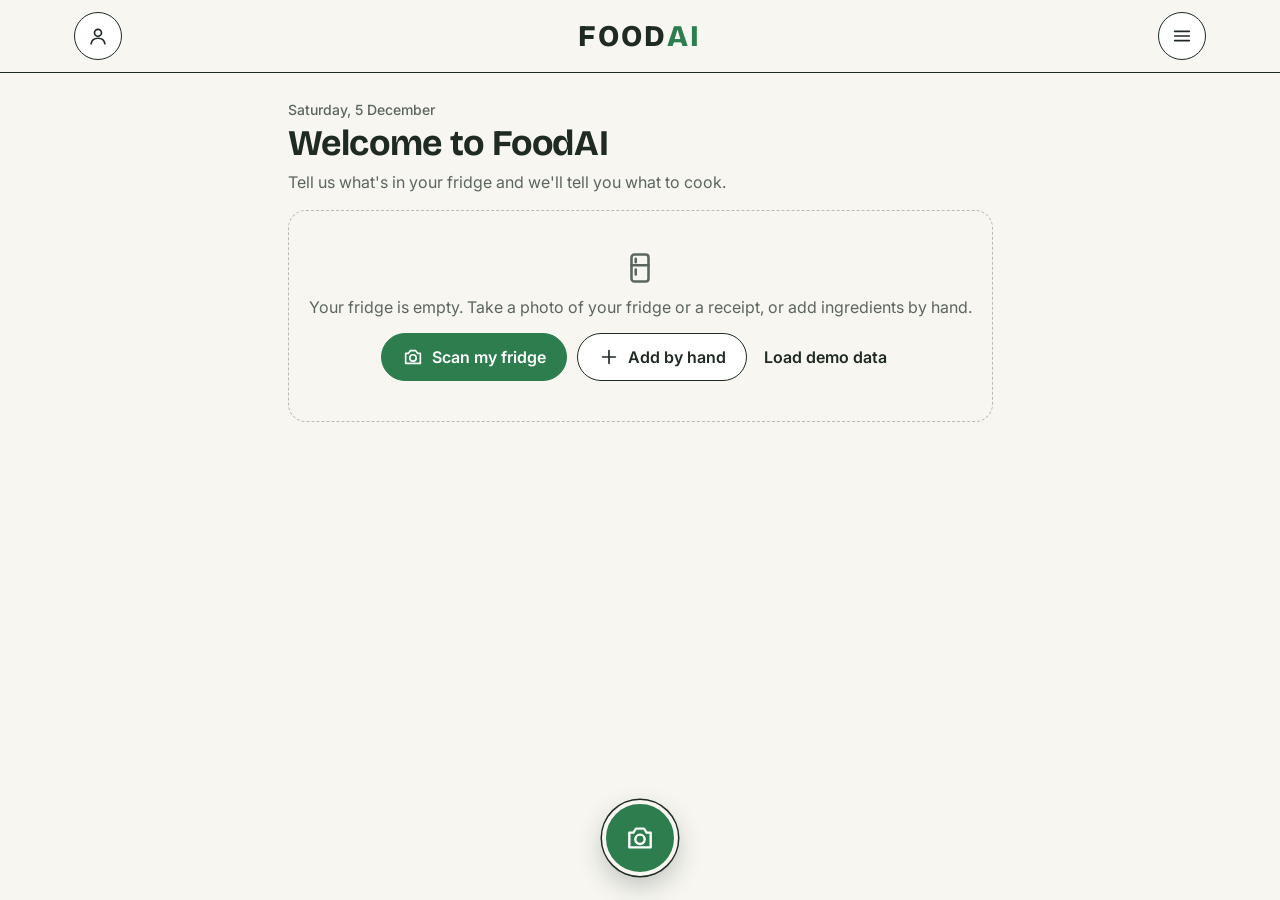
<file: index.html>
<!doctype html>
<html lang="en">
<head>
  <meta charset="utf-8">
  <meta name="viewport" content="width=device-width, initial-scale=1">
  <title>FoodAI</title>
  <meta name="description" content="Cook with what's in your fridge.">
  <meta name="theme-color" content="#F7F6F1">
  <meta name="apple-mobile-web-app-capable" content="yes">
  <meta name="apple-mobile-web-app-title" content="FoodAI">
  <link rel="manifest" href="manifest.webmanifest">
  <link rel="icon" href="assets/icon.svg" type="image/svg+xml">
  <link rel="apple-touch-icon" href="assets/apple-touch-icon.png">
  <link rel="preconnect" href="https://fonts.googleapis.com">
  <link rel="stylesheet" href="https://fonts.googleapis.com/css2?family=Bricolage+Grotesque:wght@500;600;700;800&family=Inter:wght@400;500;600;700&display=swap">
  <link rel="stylesheet" href="css/styles.css">
</head>
<body>
  <div id="app"><p class="loading">Loading FoodAI…</p></div>
  <noscript>FoodAI needs JavaScript to run.</noscript>
  <script type="module" src="js/main.js"></script>
</body>
</html>
</file>
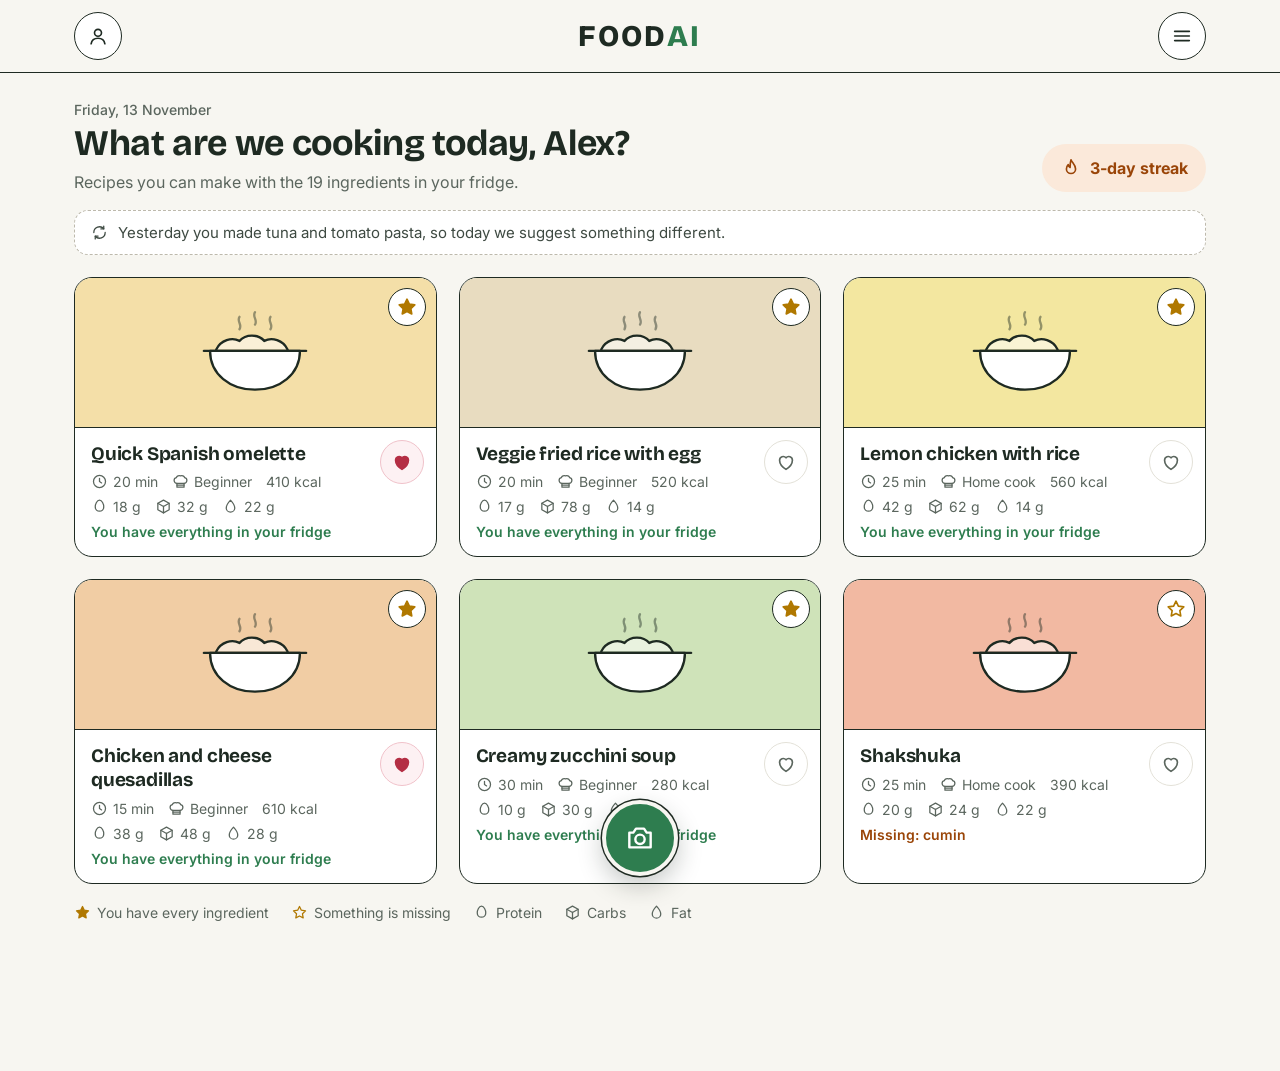
<file: prototype/index.html>
<!doctype html>
<html lang="en">
<head>
<meta charset="utf-8">
<meta name="viewport" content="width=device-width, initial-scale=1">
<meta name="theme-color" content="#F7F6F1">
<meta name="apple-mobile-web-app-capable" content="yes">
<meta name="apple-mobile-web-app-title" content="FoodAI">
<title>FoodAI · prototype</title>
<link rel="preconnect" href="https://fonts.googleapis.com">
<link rel="stylesheet" href="https://fonts.googleapis.com/css2?family=Bricolage+Grotesque:wght@500;600;700;800&family=Inter:wght@400;500;600;700&display=swap">
<style>
body{margin:0;background:#F7F6F1;color:#1E2A22;font-family:Inter,system-ui,sans-serif;-webkit-font-smoothing:antialiased}
a{color:#2E7D4F}a:hover{color:#1F5C39}
*{box-sizing:border-box}
button{font:inherit;color:inherit;cursor:pointer}
:focus-visible{outline:3px solid #2E7D4F;outline-offset:2px}
h1,h2,h3{font-family:'Bricolage Grotesque',Inter,sans-serif;margin:0;letter-spacing:-0.01em}
h1{font-size:36px;line-height:1.1}
h2{font-size:22px;line-height:1.2}
p{margin:0}
.sr{position:absolute;width:1px;height:1px;overflow:hidden;clip:rect(0 0 0 0);white-space:nowrap}
svg.i{width:22px;height:22px;flex:none;fill:none;stroke:currentColor;stroke-width:1.8;stroke-linecap:round;stroke-linejoin:round}
svg.s{width:17px;height:17px}
.top{position:sticky;top:0;z-index:20;background:#F7F6F1;border-bottom:1.5px solid #1E2A22}
.topin{max-width:1180px;margin:0 auto;padding:12px 24px;display:grid;grid-template-columns:1fr auto 1fr;align-items:center}
.iconbtn{width:48px;height:48px;border-radius:50%;border:1.5px solid #1E2A22;background:#fff;display:inline-flex;align-items:center;justify-content:center;padding:0}
.iconbtn:hover,.iconbtn.on{background:#E3F0E6}
.logo{border:0;background:none;font-family:'Bricolage Grotesque',Inter,sans-serif;font-weight:800;font-size:30px;letter-spacing:.08em;padding:6px 12px;min-height:48px}
.logo span{color:#2E7D4F}
.menuwrap{justify-self:end;position:relative}
.dropdown{position:absolute;right:0;top:60px;width:290px;background:#fff;border:1.5px solid #1E2A22;border-radius:18px;padding:8px;box-shadow:0 14px 34px rgba(30,42,34,.16);display:flex;flex-direction:column;gap:2px}
.mitem{display:flex;align-items:center;gap:14px;padding:10px 12px;border:0;background:none;border-radius:12px;text-align:left;font-size:16px;font-weight:600;min-height:56px;width:100%}
.mitem:hover,.mitem.on{background:#E3F0E6}
.mitem small{display:block;font-size:13px;color:#5B665E;font-weight:400;margin-top:2px}
.micon{width:40px;height:40px;border-radius:12px;background:#F7F6F1;display:flex;align-items:center;justify-content:center;flex:none}
.badge{margin-left:auto;background:#FBE9DA;color:#9A4508;font-weight:700;border-radius:999px;padding:3px 10px;font-size:14px;display:inline-flex;align-items:center;gap:4px}
.wrap{max-width:1180px;margin:0 auto;padding:28px 24px 150px}
.eyebrow{margin:0 0 6px;font-size:14px;color:#5B665E;font-weight:500}
.sub{margin-top:8px;color:#5B665E;font-size:16px}
.hero{display:flex;flex-wrap:wrap;justify-content:space-between;align-items:flex-end;gap:16px;margin-bottom:18px}
.pill{display:inline-flex;align-items:center;gap:8px;padding:0 18px;border-radius:999px;background:#FBE9DA;color:#9A4508;font-weight:700;border:0;min-height:48px;font-size:16px}
.pill:hover{background:#F7DCC6}
.note{display:flex;align-items:center;gap:10px;background:#fff;border:1.5px dashed #BDB9AC;border-radius:14px;padding:12px 16px;color:#3E4A42;margin-bottom:22px;font-size:15px}
.grid{display:grid;grid-template-columns:repeat(3,minmax(0,1fr));gap:22px}
.card{position:relative;background:#fff;border:1.5px solid #1E2A22;border-radius:18px;overflow:hidden;transition:transform .15s,box-shadow .15s}
.card:hover{transform:translateY(-2px);box-shadow:0 10px 24px rgba(30,42,34,.12)}
.cardmain{display:block;width:100%;border:0;background:none;padding:0;text-align:left}
.ph{position:relative;height:150px;display:flex;align-items:center;justify-content:center;border-bottom:1.5px solid #1E2A22}
.ph svg.dish{width:124px;height:93px}
.star{position:absolute;top:10px;right:10px;width:38px;height:38px;border-radius:50%;background:#fff;border:1.5px solid #1E2A22;display:flex;align-items:center;justify-content:center;color:#B07800}
.lock{position:absolute;left:10px;top:10px;display:inline-flex;gap:6px;align-items:center;background:#1E2A22;color:#fff;font-size:13px;font-weight:600;padding:6px 10px;border-radius:999px}
.cbody{padding:14px 16px 16px;display:flex;flex-direction:column;gap:8px}
.cbody h3{font-size:19px;line-height:1.25;padding-right:48px}
.meta,.macros{display:flex;flex-wrap:wrap;gap:6px 14px;font-size:14px;color:#5B665E}
.meta span,.macros span{display:inline-flex;align-items:center;gap:5px}
.match{font-size:14px;font-weight:600}
.match.ok{color:#2E7D4F}.match.warn{color:#9A4508}
.heartbtn{position:absolute;right:12px;top:162px;width:44px;height:44px;border-radius:50%;border:1.5px solid #E3E1D8;background:#fff;display:flex;align-items:center;justify-content:center;color:#5B665E;padding:0}
.heartbtn:hover{border-color:#1E2A22}
.heartbtn.on{color:#B42E44;border-color:#F0C2CA;background:#FDF1F3}
.legend{display:flex;gap:10px 22px;flex-wrap:wrap;margin-top:20px;font-size:14px;color:#5B665E}
.legend span{display:inline-flex;align-items:center;gap:6px}
.btn{display:inline-flex;align-items:center;justify-content:center;gap:8px;min-height:48px;padding:0 20px;border-radius:999px;border:1.5px solid #1E2A22;background:#fff;font-weight:600;font-size:16px;text-decoration:none;color:#1E2A22}
.btn:hover{background:#F0EEE6}
.btn.primary{background:#2E7D4F;border-color:#2E7D4F;color:#fff}
.btn.primary:hover{background:#256A42}
.btn.dark{background:#1E2A22;border-color:#1E2A22;color:#fff}
.btn.ghost{border-color:transparent;background:transparent;padding:0 12px 0 6px}
.btn.ghost:hover{background:#ECEAE2}
.btn.big{min-height:56px;font-size:17px;padding:0 26px}
.btn:disabled{opacity:.45;cursor:not-allowed}
.chip{display:inline-flex;align-items:center;gap:6px;min-height:44px;padding:0 16px;border-radius:999px;border:1.5px solid #D5D2C6;background:#fff;font-size:15px;font-weight:500}
.chip:hover{border-color:#1E2A22}
.chip.on{background:#1E2A22;color:#fff;border-color:#1E2A22}
.chips{display:flex;flex-wrap:wrap;gap:8px}
.panel{background:#fff;border:1.5px solid #E3E1D8;border-radius:18px;padding:20px}
.panel h2{margin-bottom:14px}
.split{display:flex;flex-wrap:wrap;gap:24px;align-items:flex-start}
.split > .main{flex:999 1 560px;min-width:0}
.split > .side{flex:1 1 300px;min-width:0}
.headrow{display:flex;flex-wrap:wrap;align-items:flex-end;justify-content:space-between;gap:16px;margin:8px 0 22px}
.actions{display:flex;flex-wrap:wrap;gap:10px}
.backrow{margin-bottom:10px}
.ghead{display:flex;align-items:center;gap:10px;margin:22px 0 12px}
.ghead h2{font-size:19px}
.count{font-size:14px;color:#5B665E;font-weight:500}
.items{display:grid;grid-template-columns:repeat(auto-fill,minmax(210px,1fr));gap:12px}
.item{background:#fff;border:1.5px solid #E3E1D8;border-radius:14px;padding:12px 8px 10px 14px;display:flex;flex-direction:column;gap:6px}
.item.exp{border-color:#E39A63;background:#FFF6EE}
.item .row{display:flex;align-items:center;justify-content:space-between;gap:4px}
.item b{font-size:16px;font-weight:600}
.qty{font-size:14px;color:#5B665E;min-height:18px}
.expb{align-self:flex-start;font-size:13px;font-weight:600;color:#9A4508;background:#FBE0CB;border-radius:999px;padding:3px 10px}
.mini{width:44px;height:44px;border-radius:12px;border:0;background:transparent;display:inline-flex;align-items:center;justify-content:center;color:#5B665E;padding:0;flex:none}
.mini:hover{background:#F0EEE6;color:#1E2A22}
.mini.staron{color:#B07800}
.tools{display:flex;gap:2px}
.shop{list-style:none;margin:0;padding:0;display:flex;flex-direction:column;gap:8px}
.shop li{display:flex;align-items:center;gap:10px;padding:8px 8px 8px 12px;border:1px solid #E3E1D8;border-radius:12px}
.shop .txt{flex:1;min-width:0}
.shop .txt b{display:block;font-size:15px;font-weight:600}
.shop .txt span{font-size:13px;color:#5B665E}
.addb{min-height:44px;padding:0 14px;border-radius:999px;border:1.5px solid #1E2A22;background:#fff;font-size:14px;font-weight:600;display:inline-flex;align-items:center;gap:6px;flex:none}
.addb.on{background:#E3F0E6;border-color:#2E7D4F;color:#1F5C39}
.detail{display:grid;grid-template-columns:minmax(0,1fr) minmax(0,1.15fr);gap:32px;align-items:start}
.bigph{position:relative;height:330px;border-radius:22px;border:1.5px solid #1E2A22;display:flex;align-items:center;justify-content:center}
.bigph svg.dish{width:230px;height:172px}
.dhead{display:flex;align-items:flex-start;justify-content:space-between;gap:12px}
.dcol{display:flex;flex-direction:column;gap:20px}
.mbox{display:grid;grid-template-columns:repeat(4,minmax(0,1fr));gap:10px}
.m{background:#fff;border:1.5px solid #E3E1D8;border-radius:14px;padding:12px;display:flex;flex-direction:column;gap:4px}
.m b{font-size:21px;font-family:'Bricolage Grotesque',Inter,sans-serif}
.m span{font-size:13px;color:#5B665E;display:flex;align-items:center;gap:5px}
.ing{list-style:none;margin:0;padding:0;display:flex;flex-direction:column;gap:6px}
.ing li{display:flex;align-items:center;gap:10px;padding:10px 12px;border-radius:12px;background:#fff;border:1px solid #E3E1D8;font-size:15px}
.ing li.miss{background:#FFF6EE;border-color:#E39A63}
.ing .q{color:#5B665E;font-size:14px}
.ing .tag{margin-left:auto;font-size:13px;font-weight:600}
.ing li.have .tag{color:#2E7D4F}
.ing li.miss .tag{color:#9A4508}
.stepper{display:inline-flex;align-items:center;gap:4px;border:1.5px solid #1E2A22;border-radius:999px;padding:2px;background:#fff}
.stepper button{width:44px;height:44px;border-radius:50%;border:0;background:transparent;display:flex;align-items:center;justify-content:center;padding:0}
.stepper button:hover{background:#F0EEE6}
.stepper output{min-width:96px;text-align:center;font-weight:600}
.lockmsg{display:flex;align-items:center;gap:10px;padding:14px 16px;border-radius:14px;background:#F0EEE6;font-size:15px}
.cook{display:grid;grid-template-columns:minmax(0,1.6fr) minmax(0,1fr);gap:24px;align-items:start}
.progress{height:8px;background:#E3E1D8;border-radius:999px;overflow:hidden;margin:12px 0 22px}
.progress > div{height:100%;background:#2E7D4F;border-radius:999px;transition:width .2s}
.stepcard{background:#fff;border:1.5px solid #1E2A22;border-radius:22px;padding:32px;display:flex;flex-direction:column;gap:24px;min-height:380px}
.stepnum{font-size:15px;font-weight:700;color:#2E7D4F;text-transform:uppercase;letter-spacing:.06em}
.steptext{font-size:30px;line-height:1.3;font-family:'Bricolage Grotesque',Inter,sans-serif;font-weight:600}
.timer{display:flex;align-items:center;gap:16px;flex-wrap:wrap;background:#F7F6F1;border:1.5px solid #E3E1D8;border-radius:16px;padding:14px 18px}
.timer .t{font-family:'Bricolage Grotesque',Inter,sans-serif;font-variant-numeric:tabular-nums;font-size:46px;font-weight:700;min-width:140px;line-height:1}
.timer .t.run{color:#B5520B}
.timer .tl{display:flex;align-items:center;gap:8px;color:#5B665E;font-size:14px;font-weight:600;width:100%}
.stepnav{display:flex;justify-content:space-between;gap:12px;flex-wrap:wrap;margin-top:auto}
.checklist{list-style:none;margin:0;padding:0;display:flex;flex-direction:column;gap:4px}
.citem{display:flex;gap:12px;align-items:flex-start;width:100%;text-align:left;border:0;background:none;padding:10px;border-radius:12px;font-size:15px;line-height:1.4;min-height:44px}
.citem:hover{background:#F0EEE6}
.citem.current{background:#E3F0E6;font-weight:600}
.citem.done{color:#5B665E;text-decoration:line-through}
.circ{width:26px;height:26px;border-radius:50%;border:1.5px solid #A8AFA9;flex:none;display:flex;align-items:center;justify-content:center;color:#fff;font-size:13px;text-decoration:none}
.citem.done .circ{background:#2E7D4F;border-color:#2E7D4F}
.citem.current .circ{border-color:#2E7D4F;border-width:3px}
.seg{display:inline-flex;background:#fff;border:1.5px solid #E3E1D8;border-radius:999px;padding:4px;gap:4px}
.seg button{border:0;background:none;border-radius:999px;padding:0 18px;min-height:44px;font-weight:600}
.seg button.on{background:#1E2A22;color:#fff}
.viewfinder{position:relative;height:360px;border-radius:22px;background:#1E2A22;color:#fff;display:flex;flex-direction:column;align-items:center;justify-content:center;gap:16px;overflow:hidden;padding:24px;text-align:center}
.corner{position:absolute;width:44px;height:44px;border-color:#fff;border-style:solid;border-width:0}
.c1{top:22px;left:22px;border-top-width:4px;border-left-width:4px;border-top-left-radius:12px}
.c2{top:22px;right:22px;border-top-width:4px;border-right-width:4px;border-top-right-radius:12px}
.c3{bottom:22px;left:22px;border-bottom-width:4px;border-left-width:4px;border-bottom-left-radius:12px}
.c4{bottom:22px;right:22px;border-bottom-width:4px;border-right-width:4px;border-bottom-right-radius:12px}
.vfh{font-size:17px;color:#E8ECE9;max-width:360px}
.shutter{width:80px;height:80px;border-radius:50%;border:5px solid #fff;background:#2E7D4F;color:#fff;display:flex;align-items:center;justify-content:center;padding:0}
.shutter:hover{background:#256A42}
.shutter svg{width:32px;height:32px}
.ok-ring{width:72px;height:72px;border-radius:50%;background:#2E7D4F;display:flex;align-items:center;justify-content:center}
.ok-ring svg{width:36px;height:36px}
.det{display:flex;flex-direction:column;gap:8px}
.detitem{display:flex;align-items:center;gap:12px;padding:12px 14px;border-radius:14px;border:1.5px solid #E3E1D8;background:#fff;width:100%;text-align:left;font-size:16px;min-height:56px}
.detitem.on{border-color:#2E7D4F;background:#F2F8F3}
.detitem small{display:block;font-size:13px;color:#5B665E}
.box{width:26px;height:26px;border-radius:7px;border:1.5px solid #A8AFA9;display:flex;align-items:center;justify-content:center;color:#fff;flex:none}
.detitem.on .box{background:#2E7D4F;border-color:#2E7D4F}
.streakcard{display:flex;align-items:center;gap:18px;background:#FBE9DA;border-radius:18px;padding:20px 22px;flex-wrap:wrap}
.flamebig{width:76px;height:76px;border-radius:50%;background:#fff;color:#B5520B;display:flex;align-items:center;justify-content:center;border:1.5px solid #1E2A22;flex:none}
.flamebig svg{width:42px;height:42px}
.streaknum{font-family:'Bricolage Grotesque',Inter,sans-serif;font-size:46px;font-weight:800;line-height:1}
.cal{display:grid;grid-template-columns:repeat(7,minmax(0,1fr));gap:8px}
.dow{text-align:center;font-size:13px;color:#5B665E;font-weight:600;padding:4px 0}
.day{min-height:64px;border-radius:12px;border:1.5px solid #E3E1D8;background:#fff;display:flex;flex-direction:column;align-items:center;justify-content:center;gap:2px;font-weight:600;font-size:16px;padding:4px}
.day:hover{border-color:#1E2A22}
.day.cooked{background:#E3F0E6;border-color:#2E7D4F;color:#1F5C39}
.day.today{box-shadow:0 0 0 2px #F7F6F1,0 0 0 4px #B5520B}
.day.future{color:#6B736D;background:#FBFAF6}
.day.sel{background:#1E2A22;color:#fff;border-color:#1E2A22}
.day svg{width:15px;height:15px}
.stat{display:flex;justify-content:space-between;align-items:center;padding:12px 0;border-top:1px solid #E3E1D8;font-size:15px}
.stat b{font-size:18px}
.search{display:flex;align-items:center;gap:10px;background:#fff;border:1.5px solid #1E2A22;border-radius:999px;padding:0 20px;min-height:58px;margin-bottom:14px}
.search input{border:0;outline:0;font:inherit;font-size:17px;flex:1;background:transparent;min-width:0;color:#1E2A22}
.search:focus-within{box-shadow:0 0 0 3px #BFD9C6}
.flabel{font-size:13px;font-weight:700;color:#5B665E;text-transform:uppercase;letter-spacing:.06em;margin:14px 0 8px}
.empty{padding:40px 20px;text-align:center;color:#5B665E;border:1.5px dashed #BDB9AC;border-radius:18px;display:flex;flex-direction:column;align-items:center;gap:12px}
.pgrid{display:grid;grid-template-columns:repeat(2,minmax(0,1fr));gap:20px}
.avatar{width:72px;height:72px;border-radius:50%;background:#E3F0E6;border:1.5px solid #1E2A22;display:flex;align-items:center;justify-content:center;font-family:'Bricolage Grotesque',Inter,sans-serif;font-size:30px;font-weight:800;color:#1F5C39;flex:none}
.lvls{display:flex;gap:8px;flex-wrap:wrap;margin-top:14px}
.lv{flex:1 1 120px;padding:10px 12px;border-radius:12px;border:1.5px solid #E3E1D8;font-size:14px;display:flex;flex-direction:column;gap:2px}
.lv small{color:#5B665E;font-size:12px}
.lv.done{background:#E3F0E6;border-color:#2E7D4F}
.lv.cur{border-color:#1E2A22;border-width:2.5px;font-weight:700}
.bar{height:10px;background:#EEECE4;border-radius:999px;overflow:hidden}
.bar > div{height:100%;border-radius:999px}
.mrow{display:flex;flex-direction:column;gap:6px;margin-top:14px}
.mrow .lab{display:flex;justify-content:space-between;align-items:center;font-size:15px}
.mrow .lab span{display:inline-flex;align-items:center;gap:6px}
.week{display:grid;grid-template-columns:repeat(7,minmax(0,1fr));gap:10px;align-items:end;margin-top:10px}
.wcol{display:flex;flex-direction:column;align-items:center;gap:6px;justify-content:flex-end;height:170px}
.wbar{width:100%;max-width:36px;background:#BFD9C6;border-radius:8px 8px 4px 4px}
.wbar.today{background:#2E7D4F}
.wlab{font-size:13px;color:#5B665E;font-weight:600}
.wval{font-size:12px;color:#5B665E;min-height:15px}
.setrow{display:flex;align-items:center;justify-content:space-between;gap:12px;width:100%;border:0;background:none;padding:12px 0;min-height:56px;text-align:left;font-size:16px;font-weight:600;border-top:1px solid #E3E1D8}
.setrow small{display:block;font-size:13px;color:#5B665E;font-weight:400}
.switch{width:56px;height:32px;border-radius:999px;background:#BDB9AC;position:relative;flex:none;transition:background .15s}
.switch i{position:absolute;top:4px;left:4px;width:24px;height:24px;border-radius:50%;background:#fff;transition:left .15s}
.switch.on{background:#2E7D4F}
.switch.on i{left:28px}
.fab{position:fixed;left:50%;bottom:24px;transform:translateX(-50%);width:76px;height:76px;border-radius:50%;background:#2E7D4F;color:#fff;border:4px solid #F7F6F1;box-shadow:0 0 0 1.5px #1E2A22,0 10px 24px rgba(30,42,34,.25);display:flex;align-items:center;justify-content:center;z-index:30;padding:0}
.fab svg{width:32px;height:32px}
.fab:hover{background:#256A42}
.toast{position:fixed;left:50%;bottom:118px;transform:translateX(-50%);background:#1E2A22;color:#fff;padding:12px 18px;border-radius:14px;font-size:15px;z-index:40;max-width:calc(100% - 32px);display:flex;gap:10px;align-items:center;box-shadow:0 10px 24px rgba(30,42,34,.25)}
@media (max-width:900px){.grid{grid-template-columns:repeat(2,minmax(0,1fr))}.detail,.cook,.pgrid{grid-template-columns:minmax(0,1fr)}}
@media (max-width:600px){.grid{grid-template-columns:minmax(0,1fr)}h1{font-size:28px}.topin{padding:10px 14px}.wrap{padding:20px 16px 150px}.logo{font-size:24px}.mbox{grid-template-columns:repeat(2,minmax(0,1fr))}.steptext{font-size:24px}.stepcard{padding:22px}.day{min-height:48px;font-size:14px}.dropdown{width:min(290px,calc(100vw - 28px))}}
</style>
</head>
<body>
<div id="app"></div>
<script>
(function () {
'use strict';

/* ================= DATA ================= */
var LEVELS = ['', 'Beginner', 'Home cook', 'Chef'];
var LEVEL_DESC = ['', 'Basic recipes', 'Two-pan recipes', 'Chef techniques'];
var GOALS = {
  mant: { kcal: 2200, p: 110, c: 250, f: 70 },
  musc: { kcal: 2600, p: 140, c: 300, f: 80 },
  def: { kcal: 1800, p: 110, c: 180, f: 60 }
};
var TODAY = 13;
var DOW = ['Sunday', 'Monday', 'Tuesday', 'Wednesday', 'Thursday', 'Friday', 'Saturday'];
var MEAT = ['Chicken breast', 'Canned tuna', 'Salmon'];
var ANIMAL = ['Eggs', 'Grated cheese', 'Milk', 'Plain yogurt'];

var RECIPES = [
  { id: 'tortilla', name: 'Quick Spanish omelette', time: 20, level: 1, tint: '#F4DFA8', kcal: 410, p: 18, c: 32, f: 22,
    ing: [{ n: 'Eggs', q: 3 }, { n: 'Potatoes', q: 2 }, { n: 'Onion', q: 1 }, { n: 'Olive oil' }, { n: 'Salt' }],
    steps: [
      { s: 'Peel the potatoes and onion and cut them into thin slices.' },
      { s: 'Fry them in a pan with oil over medium heat.', t: 600 },
      { s: 'Beat the eggs with a pinch of salt.' },
      { s: 'Drain the potatoes and mix them with the egg.' },
      { s: 'Cook the omelette for 2 minutes on each side.', t: 240 }
    ] },
  { id: 'arroz', name: 'Veggie fried rice with egg', time: 20, level: 1, tint: '#E8DCC0', kcal: 520, p: 17, c: 78, f: 14,
    ing: [{ n: 'Rice' }, { n: 'Eggs', q: 1 }, { n: 'Red pepper' }, { n: 'Carrot' }, { n: 'Soy sauce' }, { n: 'Olive oil' }],
    steps: [
      { s: 'Boil the rice for 12 minutes and drain it.', t: 720 },
      { s: 'Cut the pepper and carrot into strips.' },
      { s: 'Stir-fry the vegetables with a little oil.', t: 240 },
      { s: 'Add the rice and the beaten egg. Stir.' },
      { s: 'Add a splash of soy sauce and serve.' }
    ] },
  { id: 'pollo', name: 'Lemon chicken with rice', time: 25, level: 2, tint: '#F3E7A0', kcal: 560, p: 42, c: 62, f: 14,
    ing: [{ n: 'Chicken breast' }, { n: 'Lemon', q: 1 }, { n: 'Garlic' }, { n: 'Rice' }, { n: 'Olive oil' }, { n: 'Salt' }],
    steps: [
      { s: 'Put the rice on to boil for 12 minutes.', t: 720 },
      { s: 'Cut the chicken into strips and add salt.' },
      { s: 'Brown the garlic and chicken in the pan.', t: 360 },
      { s: 'Add the lemon juice and let it reduce.', t: 120 },
      { s: 'Serve the chicken on top of the rice.' }
    ] },
  { id: 'quesadilla', name: 'Chicken and cheese quesadillas', time: 15, level: 1, tint: '#F1CDA4', kcal: 610, p: 38, c: 48, f: 28,
    ing: [{ n: 'Wheat tortillas', q: 2 }, { n: 'Chicken breast' }, { n: 'Grated cheese' }, { n: 'Red pepper' }],
    steps: [
      { s: 'Cut the chicken and pepper into small pieces.' },
      { s: 'Cook the chicken in the pan.', t: 300 },
      { s: 'Fill the tortillas with chicken, pepper and cheese.' },
      { s: 'Toast them for 2 minutes on each side.', t: 240 },
      { s: 'Cut them into triangles and you are done.' }
    ] },
  { id: 'crema', name: 'Creamy zucchini soup', time: 30, level: 1, tint: '#CFE3B9', kcal: 280, p: 10, c: 30, f: 13,
    ing: [{ n: 'Zucchini' }, { n: 'Onion', q: 1 }, { n: 'Potatoes', q: 1 }, { n: 'Grated cheese' }, { n: 'Salt' }],
    steps: [
      { s: 'Chop the zucchini, onion and potato.' },
      { s: 'Boil everything in salted water.', t: 1200 },
      { s: 'Blend it with a little of the cooking water.' },
      { s: 'Serve with grated cheese on top.' }
    ] },
  { id: 'shakshuka', name: 'Shakshuka', time: 25, level: 2, tint: '#F2B9A2', kcal: 390, p: 20, c: 24, f: 22,
    ing: [{ n: 'Eggs', q: 2 }, { n: 'Crushed tomatoes' }, { n: 'Red pepper' }, { n: 'Onion', q: 1 }, { n: 'Cumin' }],
    steps: [
      { s: 'Fry the onion and pepper gently.', t: 300 },
      { s: 'Add the tomatoes and cumin. Let it simmer.', t: 600 },
      { s: 'Make two holes and crack an egg into each one.' },
      { s: 'Cover the pan until the eggs are set.', t: 300 }
    ] },
  { id: 'pasta', name: 'Tuna and tomato pasta', time: 15, level: 1, tint: '#F3C4A8', kcal: 590, p: 30, c: 82, f: 14,
    ing: [{ n: 'Pasta' }, { n: 'Crushed tomatoes' }, { n: 'Canned tuna', q: 1 }, { n: 'Garlic' }],
    steps: [
      { s: 'Boil the pasta for the time on the packet.', t: 600 },
      { s: 'Brown the garlic and add the tomatoes.' },
      { s: 'Mix the tuna into the sauce.' },
      { s: 'Combine the pasta with the sauce and serve.' }
    ] },
  { id: 'curry', name: 'Chickpea curry', time: 30, level: 2, tint: '#F0D08E', kcal: 540, p: 18, c: 70, f: 20,
    ing: [{ n: 'Chickpeas' }, { n: 'Coconut milk' }, { n: 'Onion', q: 1 }, { n: 'Crushed tomatoes' }, { n: 'Curry powder' }, { n: 'Rice' }],
    steps: [
      { s: 'Fry the onion gently.', t: 300 },
      { s: 'Add the curry powder, tomatoes and coconut milk.' },
      { s: 'Add the chickpeas and let it simmer.', t: 900 },
      { s: 'Serve with rice.' }
    ] },
  { id: 'salmon', name: 'Oven-baked salmon with veggies', time: 30, level: 2, tint: '#F6C7B6', kcal: 480, p: 34, c: 18, f: 30,
    ing: [{ n: 'Salmon' }, { n: 'Zucchini' }, { n: 'Carrot' }, { n: 'Lemon', q: 1 }, { n: 'Olive oil' }],
    steps: [
      { s: 'Turn the oven on to 200 °C.' },
      { s: 'Cut the vegetables and put them on the tray with oil.' },
      { s: 'Place the salmon on top with lemon slices.' },
      { s: 'Bake until the salmon is cooked.', t: 1080 }
    ] },
  { id: 'risotto', name: 'Mushroom risotto', time: 40, level: 3, tint: '#E2D6C4', kcal: 520, p: 16, c: 74, f: 16,
    ing: [{ n: 'Rice' }, { n: 'Mushrooms' }, { n: 'Onion', q: 1 }, { n: 'Vegetable stock' }, { n: 'Grated cheese' }],
    steps: [
      { s: 'Fry the finely chopped onion.', t: 300 },
      { s: 'Add the mushrooms and rice. Stir for 2 minutes.' },
      { s: 'Add the hot stock little by little, stirring all the time.', t: 1080 },
      { s: 'Turn off the heat, add the cheese and let it rest.', t: 120 }
    ] }
];

var FRIDGE = [
  { id: 'f1', n: 'Rice', cat: 'pantry', txt: '1 pack', star: true },
  { id: 'f2', n: 'Pasta', cat: 'pantry', txt: '1 pack', star: true },
  { id: 'f3', n: 'Olive oil', cat: 'pantry', txt: '1 bottle', star: true },
  { id: 'f4', n: 'Salt', cat: 'pantry', txt: '', star: true },
  { id: 'f5', n: 'Garlic', cat: 'veg', txt: '1 bulb', star: true },
  { id: 'f6', n: 'Potatoes', cat: 'veg', count: 4, unit: 'pcs', low: 1 },
  { id: 'f7', n: 'Onion', cat: 'veg', count: 2, unit: 'pcs', low: 1 },
  { id: 'f8', n: 'Red pepper', cat: 'veg', txt: '1 pc' },
  { id: 'f9', n: 'Carrot', cat: 'veg', txt: '3 pcs' },
  { id: 'f10', n: 'Zucchini', cat: 'veg', txt: '1 pc', exp: 2 },
  { id: 'f11', n: 'Lemon', cat: 'veg', count: 2, unit: 'pcs', low: 1 },
  { id: 'f12', n: 'Eggs', cat: 'protein', count: 6, unit: 'pcs', low: 3 },
  { id: 'f13', n: 'Chicken breast', cat: 'protein', txt: '300 g', exp: 1 },
  { id: 'f14', n: 'Canned tuna', cat: 'protein', count: 2, unit: 'cans', low: 1 },
  { id: 'f15', n: 'Grated cheese', cat: 'dairy', txt: '1 bag' },
  { id: 'f16', n: 'Milk', cat: 'dairy', txt: '1 litre', exp: 2 },
  { id: 'f17', n: 'Crushed tomatoes', cat: 'pantry', txt: '1 jar' },
  { id: 'f18', n: 'Wheat tortillas', cat: 'pantry', count: 8, unit: 'pcs', low: 2 },
  { id: 'f19', n: 'Soy sauce', cat: 'pantry', txt: '1 bottle' }
];

var DETECTED = [
  { id: 'd1', n: 'Spinach', cat: 'veg', txt: '1 bag', exp: 3, info: 'Vegetables · expires in 3 days' },
  { id: 'd2', n: 'Plain yogurt', cat: 'dairy', count: 4, unit: 'pcs', low: 1, info: 'Dairy · 4 pots' },
  { id: 'd3', n: 'Mushrooms', cat: 'veg', txt: '250 g', exp: 4, info: 'Vegetables · expires in 4 days' },
  { id: 'd4', n: 'Cumin', cat: 'pantry', txt: '1 jar', info: 'Pantry · spice' }
];

var GROUPS = [['veg', 'Fruit and veg'], ['protein', 'Protein'], ['dairy', 'Dairy'], ['pantry', 'Pantry']];

/* ================= HELPERS ================= */
function pad(n) { return (n < 10 ? '0' : '') + n; }
function fmt(s) { return pad(Math.floor(s / 60)) + ':' + pad(s % 60); }
function lvlOf(xp) { return xp >= 500 ? 3 : (xp >= 200 ? 2 : 1); }
function norm(t) { return String(t).toLowerCase().normalize('NFD').replace(/[̀-ͯ]/g, ''); }
function lowerFirst(t) { return t.charAt(0).toLowerCase() + t.slice(1); }
function findRecipe(id) { for (var i = 0; i < RECIPES.length; i++) { if (RECIPES[i].id === id) return RECIPES[i]; } return RECIPES[0]; }
function esc(t) { return String(t).replace(/&/g, '&amp;').replace(/</g, '&lt;').replace(/>/g, '&gt;').replace(/"/g, '&quot;'); }

var P = {
  user: '<circle cx="12" cy="8.5" r="3.8"/><path d="M4.5 20.5c.6-3.8 3.7-6 7.5-6s6.9 2.2 7.5 6"/>',
  menu: '<path d="M4 7h16M4 12h16M4 17h16"/>',
  fridge: '<rect x="6" y="2.5" width="12" height="19" rx="2"/><path d="M6 10h12M9 5.5v2.5M9 13v3.5"/>',
  flame: '<path d="M12 3c1 3 5 5.5 5 10a5 5 0 0 1-10 0c0-2.2 1-3.6 2-4.6.3 1.6 1 2.6 2 3 0-3.4.2-6 1-8.4z"/>',
  hat: '<path d="M7 14.5V20h10v-5.5"/><path d="M7 14.5a4 4 0 0 1-.9-7.9A4.5 4.5 0 0 1 12 4a4.5 4.5 0 0 1 5.9 2.6 4 4 0 0 1-.9 7.9z"/><path d="M7 17h10"/>',
  heart: '<path d="M12 20s-7-4.4-7-10a4 4 0 0 1 7-2.6A4 4 0 0 1 19 10c0 5.6-7 10-7 10z"/>',
  star: '<path d="M12 3.5l2.6 5.3 5.9.9-4.3 4.1 1 5.8L12 16.9l-5.2 2.7 1-5.8-4.3-4.1 5.9-.9z"/>',
  clock: '<circle cx="12" cy="12" r="8.5"/><path d="M12 7.5V12l3 2"/>',
  egg: '<path d="M12 3c-3.6 0-6 5.6-6 9.6a6 6 0 0 0 12 0C18 8.6 15.6 3 12 3z"/>',
  cube: '<path d="M12 3l8 4.5v9L12 21l-8-4.5v-9z"/><path d="M4 7.5l8 4.5 8-4.5M12 12v9"/>',
  drop: '<path d="M12 3s6 6.6 6 11a6 6 0 0 1-12 0c0-4.4 6-11 6-11z"/>',
  lock: '<rect x="5" y="11" width="14" height="10" rx="2"/><path d="M8 11V8a4 4 0 0 1 8 0v3"/>',
  back: '<path d="M15 5l-7 7 7 7"/>',
  next: '<path d="M9 5l7 7-7 7"/>',
  camera: '<path d="M4 8h3l2-3h6l2 3h3v11H4z"/><circle cx="12" cy="13" r="3.5"/>',
  check: '<path d="M5 12.5l4.5 4.5L19 7.5"/>',
  cart: '<path d="M3 4h2.5l2.2 11h10.6L20.5 7H7"/><circle cx="9" cy="19.5" r="1.3"/><circle cx="17" cy="19.5" r="1.3"/>',
  pot: '<path d="M4 11h16v2a7 7 0 0 1-7 7h-2a7 7 0 0 1-7-7z"/><path d="M2.5 11h19M9 7c-1-1.2 1-2 0-3.5M14 7c-1-1.2 1-2 0-3.5"/>',
  x: '<path d="M6 6l12 12M18 6L6 18"/>',
  minus: '<path d="M5 12h14"/>',
  plus: '<path d="M12 5v14M5 12h14"/>',
  trash: '<path d="M4 7h16M9 7V4h6v3M6 7l1 13h10l1-13M10 11v6M14 11v6"/>',
  timer: '<circle cx="12" cy="13.5" r="7.5"/><path d="M12 9.5v4l2.5 1.5M10 3h4"/>',
  search: '<circle cx="11" cy="11" r="6.5"/><path d="M16 16l4.5 4.5"/>',
  rotate: '<path d="M4 12a8 8 0 0 1 14-5.3M20 12a8 8 0 0 1-14 5.3"/><path d="M18 3v4h-4M6 21v-4h4"/>'
};
function ic(name, cls, style) {
  return '<svg class="' + (cls || 'i') + '" viewBox="0 0 24 24" aria-hidden="true"' + (style ? ' style="' + style + '"' : '') + '>' + P[name] + '</svg>';
}
var DISH = '<svg class="dish" viewBox="0 0 160 120" aria-hidden="true"><path d="M60 14c-4 6 4 10 0 16M80 8c-4 6 4 10 0 16M100 14c-4 6 4 10 0 16" fill="none" stroke="#1E2A22" stroke-width="3" stroke-linecap="round" opacity=".45"/><path d="M30 56c6-12 20-16 30-11 8-9 24-9 32 0 10-5 24-1 30 11" fill="#fff" fill-opacity=".55" stroke="#1E2A22" stroke-width="3" stroke-linecap="round"/><path d="M22 58h116c0 30-26 50-58 50S22 88 22 58z" fill="#fff" stroke="#1E2A22" stroke-width="3" stroke-linejoin="round"/><path d="M14 58h132" stroke="#1E2A22" stroke-width="3" stroke-linecap="round"/></svg>';

/* ================= STATE ================= */
var S = {
  view: 'home', prev: 'home', menuOpen: false,
  recipeId: 'tortilla', portions: 1, step: 0, timeLeft: 0, running: false,
  fridge: FRIDGE.map(function (x) { return Object.assign({}, x); }),
  favs: { tortilla: true, pasta: true, quesadilla: true },
  cooked: { 2: 'tortilla', 3: 'quesadilla', 5: 'crema', 6: 'arroz', 8: 'pollo', 10: 'arroz', 11: 'quesadilla', 12: 'pasta' },
  xp: 340, today: { kcal: 420, p: 18, c: 55, f: 12 },
  scanned: false, scanMode: 'fridge', scanSel: { d1: true, d2: true, d3: true, d4: true },
  shop: {}, q: '', f: { prot: false, lowc: false, quick: false, have: false }, lvl: 0,
  calSel: 13, toast: '', diet: 'omni', goal: 'mant', tracker: true
};
var timer = null, toastT = null;
var H = [];
function on(fn) { H.push(fn); return 'data-a="' + (H.length - 1) + '"'; }

function set(patch) { Object.assign(S, patch); render(); }
function stopTimer() { if (timer) { clearInterval(timer); timer = null; } }
function say(msg) {
  clearTimeout(toastT);
  set({ toast: msg });
  toastT = setTimeout(function () { set({ toast: '' }); }, 3400);
}
function go(view, extra) {
  stopTimer();
  var prev = (S.view === 'detail' || S.view === 'cook' || S.view === 'scan') ? S.prev : S.view;
  set(Object.assign({ view: view, prev: prev, menuOpen: false, running: false }, extra || {}));
  window.scrollTo(0, 0);
}
function toggleFav(id) {
  var favs = Object.assign({}, S.favs);
  var was = !!favs[id];
  if (was) delete favs[id]; else favs[id] = true;
  S.favs = favs;
  say(was ? 'Removed from your favourites' : 'Saved to your favourites');
}
function setStep(i) {
  var r = findRecipe(S.recipeId);
  stopTimer();
  set({ step: i, timeLeft: r.steps[i].t || 0, running: false });
}
function toggleTimer() {
  if (S.running) { stopTimer(); set({ running: false }); return; }
  var r = findRecipe(S.recipeId);
  var full = r.steps[S.step].t || 0;
  set({ running: true, timeLeft: S.timeLeft > 0 ? S.timeLeft : full });
  timer = setInterval(function () {
    var t = S.timeLeft - 1;
    if (t <= 0) { stopTimer(); S.timeLeft = 0; S.running = false; say('Time is up! You can go to the next step.'); }
    else set({ timeLeft: t });
  }, 1000);
}
function resetTimer() {
  var r = findRecipe(S.recipeId);
  stopTimer();
  set({ running: false, timeLeft: r.steps[S.step].t || 0 });
}
function finish() {
  var r = findRecipe(S.recipeId), por = S.portions, fridge = [];
  S.fridge.forEach(function (it) {
    var use = null;
    r.ing.forEach(function (i) { if (i.n === it.n) use = i; });
    if (!use || it.star) { fridge.push(it); return; }
    if (it.count) {
      var left = it.count - (use.q || 1) * por;
      if (left > 0) fridge.push(Object.assign({}, it, { count: left }));
    }
  });
  var cooked = Object.assign({}, S.cooked);
  cooked[TODAY] = r.id;
  var today = { kcal: S.today.kcal + r.kcal * por, p: S.today.p + r.p * por, c: S.today.c + r.c * por, f: S.today.f + r.f * por };
  var gain = 30 * r.level, before = lvlOf(S.xp), xp = S.xp + gain, after = lvlOf(xp);
  go('calendar', { fridge: fridge, cooked: cooked, today: today, xp: xp, calSel: TODAY, prev: 'home' });
  say(after > before ? 'You reached the ' + LEVELS[after] + ' level! New recipes unlocked.' : 'Well done! +' + gain + ' points. We updated your fridge.');
}

/* ================= VIEW MODEL ================= */
function model() {
  var s = S, lvl = lvlOf(s.xp), goals = GOALS[s.goal], names = {};
  s.fridge.forEach(function (i) { names[i.n] = true; });
  var blocked = s.diet === 'veg' ? MEAT : (s.diet === 'vegan' ? MEAT.concat(ANIMAL) : []);
  var dietOk = function (r) { return !r.ing.some(function (i) { return blocked.indexOf(i.n) >= 0; }); };
  var vm = function (r) {
    var miss = r.ing.filter(function (i) { return !names[i.n]; });
    var fav = !!s.favs[r.id];
    return {
      r: r, name: r.name, tint: r.tint, time: r.time + ' min', levelName: LEVELS[r.level],
      missCount: miss.length, has: !miss.length,
      matchText: miss.length ? 'Missing: ' + miss.map(function (m) { return m.n.toLowerCase(); }).join(', ') : 'You have everything in your fridge',
      locked: r.level > lvl, fav: fav
    };
  };
  var start = s.cooked[TODAY] ? TODAY : TODAY - 1, streak = 0;
  for (var d = start; d > 0 && s.cooked[d]; d--) streak++;
  var best = 0, run = 0;
  for (var d2 = 1; d2 <= 30; d2++) { if (s.cooked[d2]) { run++; if (run > best) best = run; } else run = 0; }
  return { lvl: lvl, goals: goals, names: names, dietOk: dietOk, vm: vm, streak: streak, best: best };
}

/* ================= TEMPLATES ================= */
function card(v, opts) {
  var r = v.r;
  return '<article class="card">' +
    '<button class="cardmain" ' + on(function () { go('detail', { recipeId: r.id, portions: 1 }); }) + '>' +
      '<div class="ph" style="background:' + r.tint + '">' + DISH +
        '<span class="star"><svg class="i" viewBox="0 0 24 24" role="img" aria-label="' + (v.has ? 'You have every ingredient' : 'Some ingredients are missing') + '" style="fill:' + (v.has ? 'currentColor' : 'none') + '">' + P.star + '</svg></span>' +
        (v.locked ? '<span class="lock">' + ic('lock', 'i s') + esc(v.levelName) + ' level</span>' : '') +
      '</div>' +
      '<div class="cbody"><h3>' + esc(v.name) + '</h3>' +
        '<div class="meta"><span>' + ic('clock', 'i s') + v.time + '</span><span>' + ic('hat', 'i s') + v.levelName + '</span><span>' + r.kcal + ' kcal</span></div>' +
        (S.tracker && !(opts && opts.noMacros) ? '<div class="macros"><span title="Protein">' + ic('egg', 'i s') + '<span class="sr">Protein</span>' + r.p + ' g</span><span title="Carbs">' + ic('cube', 'i s') + '<span class="sr">Carbs</span>' + r.c + ' g</span><span title="Fat">' + ic('drop', 'i s') + '<span class="sr">Fat</span>' + r.f + ' g</span></div>' : '') +
        '<p class="match ' + (v.has ? 'ok' : 'warn') + '">' + esc(v.matchText) + '</p>' +
      '</div>' +
    '</button>' +
    heartBtn(v, '') +
  '</article>';
}
function heartBtn(v, style) {
  var r = v.r;
  return '<button class="heartbtn ' + (v.fav ? 'on' : '') + '"' + (style ? ' style="' + style + '"' : '') +
    ' aria-label="' + (v.fav ? 'Remove ' : 'Save ') + esc(r.name) + (v.fav ? ' from favourites' : ' to favourites') + '" aria-pressed="' + v.fav + '" ' +
    on(function () { toggleFav(r.id); }) + '>' + ic('heart', 'i', 'fill:' + (v.fav ? 'currentColor' : 'none')) + '</button>';
}
function backBtn() { return '<div class="backrow"><button class="btn ghost" ' + on(function () { go(S.prev || 'home'); }) + '>' + ic('back') + 'Back</button></div>'; }
function chip(label, active, fn) { return '<button class="chip' + (active ? ' on' : '') + '" aria-pressed="' + !!active + '" ' + on(fn) + '>' + esc(label) + '</button>'; }

function header(M) {
  var v = S.view;
  var mi = function (view, icon, title, sub, badge, color, badgeStyle, fn) {
    return '<button class="mitem' + (v === view ? ' on' : '') + '" ' + on(fn) + '><span class="micon"' + (color ? ' style="color:' + color + '"' : '') + '>' + ic(icon) + '</span><span>' + title + '<small>' + sub + '</small></span>' +
      (badge !== null ? '<span class="badge"' + (badgeStyle ? ' style="' + badgeStyle + '"' : '') + '>' + badge + '</span>' : '') + '</button>';
  };
  return '<header class="top"><div class="topin">' +
    '<div style="justify-self:start"><button class="iconbtn' + (v === 'profile' ? ' on' : '') + '" aria-label="Your profile" ' + on(function () { go('profile'); }) + '>' + ic('user') + '</button></div>' +
    '<button class="logo" aria-label="FoodAI, go to home" ' + on(function () { go('home'); }) + '>FOOD<span>AI</span></button>' +
    '<div class="menuwrap"><button class="iconbtn' + (S.menuOpen ? ' on' : '') + '" aria-label="Open menu" aria-expanded="' + S.menuOpen + '" ' + on(function () { set({ menuOpen: !S.menuOpen }); }) + '>' + ic('menu') + '</button>' +
    (S.menuOpen ? '<nav class="dropdown" aria-label="Main menu">' +
      mi('fridge', 'fridge', 'Fridge', 'Your ingredients and shopping', S.fridge.length, '', 'background:#E3F0E6;color:#1F5C39', function () { go('fridge'); }) +
      mi('calendar', 'flame', 'Streak', 'Calendar of what you cook', M.streak, '#B5520B', '', function () { go('calendar', { calSel: TODAY }); }) +
      mi('discover', 'hat', 'Discover', 'Search by ingredient or macros', null, '', '', function () { go('discover'); }) +
      mi('favs', 'heart', 'Favourites', 'Your saved recipes', Object.keys(S.favs).length, '#B42E44', 'background:#FDF1F3;color:#9E2639', function () { go('favs'); }) +
    '</nav>' : '') +
    '</div></div></header>';
}

function viewHome(M) {
  var lastId = S.cooked[TODAY] || S.cooked[TODAY - 1];
  var lastName = lastId ? findRecipe(lastId).name : '';
  var home = RECIPES.filter(function (r) { return r.level <= M.lvl && r.id !== lastId && M.dietOk(r); })
    .map(M.vm).sort(function (a, b) { return a.missCount - b.missCount; }).slice(0, 6);
  var rot = S.cooked[TODAY]
    ? 'You already made ' + lowerFirst(lastName) + ' today. To keep things varied, we will not suggest it again.'
    : 'Yesterday you made ' + lowerFirst(lastName) + ', so today we suggest something different.';
  return '<section aria-labelledby="h-home"><div class="hero"><div>' +
    '<p class="eyebrow">Friday, 13 November</p><h1 id="h-home">What are we cooking today, Alex?</h1>' +
    '<p class="sub">Recipes you can make with the ' + S.fridge.length + ' ingredients in your fridge.</p></div>' +
    '<button class="pill" ' + on(function () { go('calendar', { calSel: TODAY }); }) + '>' + ic('flame') + M.streak + '-day streak</button></div>' +
    '<div class="note">' + ic('rotate', 'i s') + '<span>' + esc(rot) + '</span></div>' +
    '<div class="grid">' + home.map(function (v) { return card(v); }).join('') + '</div>' +
    '<div class="legend"><span>' + ic('star', 'i s', 'fill:#B07800;color:#B07800') + 'You have every ingredient</span><span>' + ic('star', 'i s', 'color:#B07800') + 'Something is missing</span>' +
    '<span>' + ic('egg', 'i s') + 'Protein</span><span>' + ic('cube', 'i s') + 'Carbs</span><span>' + ic('drop', 'i s') + 'Fat</span></div></section>';
}

function viewScan(M) {
  var selCount = DETECTED.filter(function (d) { return S.scanSel[d.id]; }).length;
  var vf = !S.scanned
    ? '<p class="vfh">' + (S.scanMode === 'fridge' ? 'Open the fridge and frame the shelves.' : 'Hold the receipt straight and in good light.') + '</p>' +
      '<button class="shutter" aria-label="Take photo" ' + on(function () { set({ scanned: true, scanSel: { d1: true, d2: true, d3: true, d4: true } }); }) + '>' + ic('camera') + '</button>' +
      '<p style="font-size:14px;color:#C9D3CC">Tap to take the photo</p>'
    : '<span class="ok-ring">' + ic('check') + '</span><p class="vfh">Photo ready. We found ' + DETECTED.length + ' items.</p>' +
      '<button class="btn" style="background:transparent;color:#fff;border-color:#fff" ' + on(function () { set({ scanned: false }); }) + '>Retake photo</button>';
  var side = !S.scanned
    ? '<p style="color:#5B665E;font-size:15px">After you take the photo, you will see what we recognised here. Confirm with one tap before it goes into your fridge.</p>'
    : '<div class="det">' + DETECTED.map(function (d) {
        var sel = !!S.scanSel[d.id];
        return '<button class="detitem' + (sel ? ' on' : '') + '" aria-pressed="' + sel + '" ' + on(function () { var x = Object.assign({}, S.scanSel); x[d.id] = !x[d.id]; set({ scanSel: x }); }) + '>' +
          '<span class="box">' + ic('check', 'i s') + '</span><span>' + esc(d.n) + '<small>' + (M.names[d.n] ? 'Already in your fridge' : d.info) + '</small></span></button>';
      }).join('') + '</div>' +
      '<div style="margin-top:16px"><button class="btn primary big" style="width:100%" ' + (selCount ? '' : 'disabled ') + on(function () {
        var have = {};
        S.fridge.forEach(function (i) { have[i.n] = true; });
        var add = DETECTED.filter(function (d) { return S.scanSel[d.id] && !have[d.n]; }).map(function (d) { return Object.assign({}, d); });
        go('fridge', { fridge: S.fridge.concat(add), scanned: false, prev: 'home' });
        say(add.length ? 'We added ' + add.length + ' items to your fridge' : 'Those items were already in your fridge');
      }) + '>' + (selCount ? 'Add ' + selCount + (selCount === 1 ? ' item' : ' items') + ' to the fridge' : 'Choose at least one item') + '</button></div>';
  return '<section aria-labelledby="h-scan">' + backBtn() +
    '<div class="headrow"><div><h1 id="h-scan">Fill your fridge</h1><p class="sub">Take a photo and FoodAI recognises what you have.</p></div>' +
    '<div class="seg" role="group" aria-label="What are you scanning">' +
      '<button class="' + (S.scanMode === 'fridge' ? 'on' : '') + '" aria-pressed="' + (S.scanMode === 'fridge') + '" ' + on(function () { set({ scanMode: 'fridge', scanned: false }); }) + '>Fridge</button>' +
      '<button class="' + (S.scanMode === 'receipt' ? 'on' : '') + '" aria-pressed="' + (S.scanMode === 'receipt') + '" ' + on(function () { set({ scanMode: 'receipt', scanned: false }); }) + '>Receipt</button>' +
    '</div></div>' +
    '<div class="split"><div class="main"><div class="viewfinder"><span class="corner c1"></span><span class="corner c2"></span><span class="corner c3"></span><span class="corner c4"></span>' + vf + '</div></div>' +
    '<div class="side"><div class="panel"><h2>Items found</h2>' + side + '</div></div></div></section>';
}

function viewDetail(M) {
  var r = findRecipe(S.recipeId), v = M.vm(r), por = S.portions;
  var ing = r.ing.map(function (i) {
    var have = !!M.names[i.n];
    return '<li class="' + (have ? 'have' : 'miss') + '"><span>' + esc(i.n) + '</span><span class="q">' + (i.q ? (i.q * por) + ' ' + (i.q * por === 1 ? 'pc' : 'pcs') : '') + '</span><span class="tag">' + (have ? 'In your fridge' : 'Missing') + '</span></li>';
  }).join('');
  return '<section aria-labelledby="h-detail">' + backBtn() + '<div class="detail"><div class="dcol">' +
    '<div class="bigph" style="background:' + r.tint + '">' + DISH + '<span class="star"><svg class="i" viewBox="0 0 24 24" role="img" aria-label="' + (v.has ? 'You have every ingredient' : 'Some ingredients are missing') + '" style="fill:' + (v.has ? 'currentColor' : 'none') + '">' + P.star + '</svg></span></div>' +
    '<div class="panel"><h2>Ingredients</h2><ul class="ing">' + ing + '</ul>' +
    (v.missCount ? '<div style="margin-top:14px"><button class="btn" ' + on(function () {
      var shop = Object.assign({}, S.shop);
      r.ing.forEach(function (i) { if (!M.names[i.n]) shop[i.n] = true; });
      S.shop = shop;
      say('The missing items are on your shopping list');
    }) + '>' + ic('cart') + 'Add what\'s missing to shopping</button></div>' : '') +
    '</div></div><div class="dcol">' +
    '<div class="dhead"><div><p class="eyebrow">Recipe · ' + r.steps.length + ' steps</p><h1 id="h-detail">' + esc(r.name) + '</h1>' +
      '<div class="meta" style="margin-top:10px;font-size:15px"><span>' + ic('clock', 'i s') + v.time + '</span><span>' + ic('hat', 'i s') + v.levelName + ' level</span></div></div>' +
      heartBtn(v, 'position:static;flex:none;width:52px;height:52px') + '</div>' +
    '<p class="match ' + (v.has ? 'ok' : 'warn') + '" style="font-size:15px">' + esc(v.matchText) + '</p>' +
    '<div style="display:flex;align-items:center;gap:14px;flex-wrap:wrap"><span style="font-weight:600">Servings</span><div class="stepper">' +
      '<button aria-label="One serving less" ' + on(function () { set({ portions: Math.max(1, S.portions - 1) }); }) + '>' + ic('minus') + '</button>' +
      '<output aria-live="polite">' + por + (por === 1 ? ' serving' : ' servings') + '</output>' +
      '<button aria-label="One serving more" ' + on(function () { set({ portions: Math.min(6, S.portions + 1) }); }) + '>' + ic('plus') + '</button></div></div>' +
    (S.tracker ? '<div class="mbox"><div class="m"><span>Energy</span><b>' + r.kcal * por + '</b><span>kcal</span></div>' +
      '<div class="m"><span>' + ic('egg', 'i s') + 'Protein</span><b>' + r.p * por + ' g</b></div>' +
      '<div class="m"><span>' + ic('cube', 'i s') + 'Carbs</span><b>' + r.c * por + ' g</b></div>' +
      '<div class="m"><span>' + ic('drop', 'i s') + 'Fat</span><b>' + r.f * por + ' g</b></div></div>' : '') +
    '<div class="panel"><h2>How to make it</h2><ol style="margin:0;padding-left:22px;display:flex;flex-direction:column;gap:8px;font-size:15px;line-height:1.45">' +
      r.steps.map(function (st) { return '<li>' + esc(st.s) + '</li>'; }).join('') + '</ol></div>' +
    (v.locked
      ? '<div class="lockmsg">' + ic('lock') + '<span>This recipe unlocks at the <b>' + v.levelName + '</b> level. Keep cooking to level up.</span></div>'
      : '<button class="btn primary big" ' + on(function () { go('cook', { step: 0, timeLeft: r.steps[0].t || 0 }); }) + '>' + ic('pot') + 'Start cooking</button>') +
    '</div></div></section>';
}

function viewCook() {
  var r = findRecipe(S.recipeId), st = r.steps[S.step], full = st.t || 0;
  var last = S.step === r.steps.length - 1;
  var pct = Math.round((S.step + 1) / r.steps.length * 100);
  var tBtn = S.running ? 'Pause' : (S.timeLeft === 0 ? 'Start again' : (S.timeLeft === full ? 'Start' : 'Resume'));
  return '<section aria-labelledby="h-cook">' +
    '<div style="display:flex;align-items:center;justify-content:space-between;gap:12px;flex-wrap:wrap">' +
      '<button class="btn ghost" ' + on(function () { go('detail', { prev: S.prev }); }) + '>' + ic('x') + 'Exit</button>' +
      '<p style="font-weight:600;color:#5B665E">Step ' + (S.step + 1) + ' of ' + r.steps.length + '</p></div>' +
    '<h1 id="h-cook" style="margin-top:8px;font-size:30px">' + esc(r.name) + '</h1>' +
    '<div class="progress" role="progressbar" aria-label="Recipe progress" aria-valuemin="0" aria-valuemax="100" aria-valuenow="' + pct + '"><div style="width:' + pct + '%"></div></div>' +
    '<div class="cook"><div class="stepcard"><p class="stepnum">Step ' + (S.step + 1) + '</p><p class="steptext" aria-live="polite">' + esc(st.s) + '</p>' +
    (st.t ? '<div class="timer"><span class="tl">' + ic('timer', 'i s') + 'Kitchen timer</span><span class="t' + (S.running ? ' run' : '') + '" role="timer">' + fmt(S.timeLeft) + '</span>' +
      '<button class="btn dark" ' + on(toggleTimer) + '>' + tBtn + '</button><button class="btn ghost" ' + on(resetTimer) + '>Reset</button></div>' : '') +
    '<div class="stepnav"><button class="btn" ' + (S.step === 0 ? 'disabled ' : '') + on(function () { if (S.step > 0) setStep(S.step - 1); }) + '>' + ic('back') + 'Previous</button>' +
    (last
      ? '<button class="btn primary big" ' + on(finish) + '>' + ic('check') + 'Finished! It\'s ready</button>'
      : '<button class="btn primary big" ' + on(function () { setStep(S.step + 1); }) + '>Done, next step' + ic('next') + '</button>') +
    '</div></div>' +
    '<div class="panel"><h2>Step list</h2><ol class="checklist">' + r.steps.map(function (x, i) {
      var cls = i < S.step ? 'citem done' : (i === S.step ? 'citem current' : 'citem');
      return '<li><button class="' + cls + '"' + (i === S.step ? ' aria-current="step"' : '') + ' ' + on(function () { setStep(i); }) + '><span class="circ">' + (i < S.step ? '✓' : '') + '</span><span>' + esc(x.s) + '</span></button></li>';
    }).join('') + '</ol><p style="margin-top:14px;font-size:14px;color:#5B665E">When you finish, we remove what you used from your fridge.</p></div></div></section>';
}

function viewFridge(M) {
  var byExp = function (a, b) { return (a.exp || 99) - (b.exp || 99); };
  var groups = [{ title: 'Basics · always at home', items: S.fridge.filter(function (i) { return i.star; }) }]
    .concat(GROUPS.map(function (g) { return { title: g[1], items: S.fridge.filter(function (i) { return !i.star && i.cat === g[0]; }) }; }))
    .filter(function (g) { return g.items.length; });
  var expCount = S.fridge.filter(function (i) { return i.exp != null && i.exp <= 2; }).length;
  var item = function (it) {
    var exp = it.exp != null && it.exp <= 2;
    return '<div class="item' + (exp ? ' exp' : '') + '"><div class="row"><b>' + esc(it.n) + '</b><span class="tools">' +
      '<button class="mini' + (it.star ? ' staron' : '') + '" aria-pressed="' + !!it.star + '" aria-label="' + (it.star ? 'Remove ' + esc(it.n) + ' from your basics' : 'Mark ' + esc(it.n) + ' as a basic') + '" ' +
        on(function () { set({ fridge: S.fridge.map(function (x) { return x.id === it.id ? Object.assign({}, x, { star: !x.star }) : x; }) }); }) + '>' + ic('star', 'i', 'fill:' + (it.star ? 'currentColor' : 'none')) + '</button>' +
      '<button class="mini" aria-label="Remove ' + esc(it.n) + ' from the fridge" ' + on(function () { S.fridge = S.fridge.filter(function (x) { return x.id !== it.id; }); say(it.n + ' is no longer in your fridge'); }) + '>' + ic('trash') + '</button>' +
      '</span></div><span class="qty">' + esc(it.count ? it.count + ' ' + it.unit : (it.txt || '')) + '</span>' +
      (exp ? '<span class="expb">' + (it.exp === 1 ? 'Expires tomorrow' : 'Expires in ' + it.exp + ' days') + '</span>' : '') + '</div>';
  };
  var sugg = [], seen = {};
  S.fridge.forEach(function (it) {
    if (!it.star && it.count && it.low && it.count <= it.low) { sugg.push({ n: it.n, why: 'Only ' + it.count + ' ' + it.unit + ' left' }); seen[it.n] = true; }
  });
  RECIPES.forEach(function (rr) {
    if (!M.dietOk(rr)) return;
    rr.ing.forEach(function (i) { if (!M.names[i.n] && !seen[i.n]) { seen[i.n] = true; sugg.push({ n: i.n, why: 'To make ' + lowerFirst(rr.name) }); } });
  });
  var shop = sugg.slice(0, 8).map(function (x) {
    var inList = !!S.shop[x.n];
    return '<li><span class="txt"><b>' + esc(x.n) + '</b><span>' + esc(x.why) + '</span></span><button class="addb' + (inList ? ' on' : '') + '" aria-pressed="' + inList + '" ' +
      on(function () { var sh = Object.assign({}, S.shop); if (sh[x.n]) delete sh[x.n]; else sh[x.n] = true; set({ shop: sh }); }) + '>' + (inList ? 'On the list' : 'Add') + '</button></li>';
  }).join('');
  return '<section aria-labelledby="h-fridge"><div class="headrow"><div><h1 id="h-fridge">Your fridge</h1><p class="sub">' + S.fridge.length + ' ingredients · ' + expCount + ' expiring soon</p></div>' +
    '<div class="actions"><button class="btn" ' + on(function () { go('scan', { scanned: false }); }) + '>' + ic('camera') + 'Scan</button>' +
    '<button class="btn primary" ' + on(function () { go('home'); }) + '>' + ic('pot') + 'What can I cook?</button></div></div>' +
    '<div class="split"><div class="main">' + groups.map(function (g) {
      return '<div class="ghead"><h2>' + g.title + '</h2><span class="count">' + g.items.length + '</span></div><div class="items">' + g.items.slice().sort(byExp).map(item).join('') + '</div>';
    }).join('') +
    '<p style="margin-top:18px;font-size:14px;color:#5B665E;display:flex;gap:8px;align-items:center">' + ic('star', 'i s', 'fill:#B07800;color:#B07800') + 'Star the things you always have (oil, salt, rice…). These basics are not removed when you cook.</p></div>' +
    '<aside class="side"><div class="panel"><h2 style="display:flex;align-items:center;gap:10px">' + ic('cart') + 'Shopping suggestions</h2>' +
    '<p style="font-size:14px;color:#5B665E;margin:-6px 0 14px">What you\'re running out of and what you need for new recipes.</p><ul class="shop">' + shop + '</ul>' +
    '<p style="margin-top:14px;font-weight:600">On your list: ' + Object.keys(S.shop).length + ' items</p></div></aside></div></section>';
}

function viewCal(M) {
  var cells = '';
  for (var b = 0; b < 6; b++) cells += '<span></span>';
  for (var day = 1; day <= 30; day++) {
    (function (dn) {
      var ck = !!S.cooked[dn], cls = 'day';
      if (ck) cls += ' cooked';
      if (dn > TODAY) cls += ' future';
      if (dn === TODAY) cls += ' today';
      if (dn === S.calSel) cls += ' sel';
      cells += '<button class="' + cls + '" aria-pressed="' + (dn === S.calSel) + '" aria-label="' + dn + ' November' + (dn === TODAY ? ', today' : '') + (ck ? ', you cooked ' + esc(findRecipe(S.cooked[dn]).name) : '') + '" ' +
        on(function () { set({ calSel: dn }); }) + '><span>' + dn + '</span>' + (ck ? ic('flame') : '') + '</button>';
    })(day);
  }
  var sel = S.calSel, selId = S.cooked[sel], info;
  if (selId) info = '<h2>' + esc(findRecipe(selId).name) + '</h2><p style="color:#5B665E;font-size:15px;margin-bottom:14px">You cooked this recipe on this day.</p><button class="btn" ' + on(function () { go('detail', { recipeId: selId, portions: 1 }); }) + '>Make it again</button>';
  else if (sel === TODAY) info = '<h2>You haven\'t cooked yet today</h2><p style="color:#5B665E;font-size:15px;margin-bottom:14px">Cook something today to keep your streak growing.</p><button class="btn primary" ' + on(function () { go('home'); }) + '>See possible recipes</button>';
  else if (sel < TODAY) info = '<h2>No cooking this day</h2><p style="color:#5B665E;font-size:15px">No problem: what matters is getting back in the kitchen.</p>';
  else info = '<h2>This day hasn\'t come yet</h2><p style="color:#5B665E;font-size:15px">What you cook will show up here.</p>';
  var distinct = {};
  Object.keys(S.cooked).forEach(function (k) { distinct[S.cooked[k]] = true; });
  return '<section aria-labelledby="h-cal"><div class="headrow"><div><h1 id="h-cal">Your streak</h1><p class="sub">The days you cooked and what you made.</p></div></div>' +
    '<div class="split"><div class="main"><div class="streakcard"><span class="flamebig">' + ic('flame') + '</span>' +
    '<div style="flex:1 1 200px"><p class="streaknum">' + M.streak + ' days</p><p style="font-weight:600;color:#7A3A06;margin-top:4px">' +
      (S.cooked[TODAY] ? 'You already cooked today! Come back tomorrow to keep it going.' : 'Cook today to reach ' + (M.streak + 1) + ' days.') + '</p></div>' +
    (S.cooked[TODAY] ? '' : '<button class="btn dark" ' + on(function () { go('home'); }) + '>Cook today</button>') + '</div>' +
    '<div class="panel" style="margin-top:20px"><div style="display:flex;justify-content:space-between;align-items:center;margin-bottom:12px"><h2 style="margin:0">November 2026</h2><span class="count">' + Object.keys(S.cooked).length + ' days cooking</span></div>' +
    '<div class="cal"><span class="dow">M</span><span class="dow">T</span><span class="dow">W</span><span class="dow">T</span><span class="dow">F</span><span class="dow">S</span><span class="dow">S</span>' + cells + '</div></div></div>' +
    '<aside class="side"><div class="panel"><p class="eyebrow">' + DOW[(sel - 1) % 7] + ', ' + sel + ' November</p>' + info +
    '<div style="margin-top:18px"><div class="stat"><span>Current streak</span><b>' + M.streak + ' days</b></div><div class="stat"><span>Best streak this month</span><b>' + M.best + ' days</b></div><div class="stat"><span>Different recipes</span><b>' + Object.keys(distinct).length + '</b></div></div>' +
    '</div></aside></div></section>';
}

function viewDiscover(M) {
  var q = norm(S.q.trim());
  var results = RECIPES.filter(M.dietOk)
    .filter(function (r) { return !q || norm(r.name).indexOf(q) >= 0 || r.ing.some(function (i) { return norm(i.n).indexOf(q) >= 0; }); })
    .filter(function (r) { return !S.f.prot || r.p >= 25; })
    .filter(function (r) { return !S.f.lowc || r.c <= 35; })
    .filter(function (r) { return !S.f.quick || r.time <= 20; })
    .filter(function (r) { return !S.lvl || r.level === S.lvl; })
    .map(M.vm)
    .filter(function (v) { return !S.f.have || v.missCount === 0; });
  var toggleF = function (k) { return function () { var f = Object.assign({}, S.f); f[k] = !f[k]; set({ f: f }); }; };
  return '<section aria-labelledby="h-disc"><div class="headrow"><div><h1 id="h-disc">Discover new recipes</h1><p class="sub">Search by dish or ingredient and filter by macros, time or level.</p></div></div>' +
    '<label class="search">' + ic('search') + '<span class="sr">Search recipes</span><input id="search" type="search" placeholder="E.g. eggs, chickpeas, chicken…" value="' + esc(S.q) + '"></label>' +
    '<div class="chips" aria-label="Quick searches">' + ['Eggs', 'Chicken', 'Rice', 'Chickpeas', 'Zucchini'].map(function (w) {
      return '<button class="chip" ' + on(function () { set({ q: w }); }) + '>' + w + '</button>';
    }).join('') + '</div>' +
    '<p class="flabel">Macros and time</p><div class="chips">' +
      chip('High protein', S.f.prot, toggleF('prot')) + chip('Low carb', S.f.lowc, toggleF('lowc')) +
      chip('20 min or less', S.f.quick, toggleF('quick')) + chip('Only what I have', S.f.have, toggleF('have')) + '</div>' +
    '<p class="flabel">Level</p><div class="chips">' + [0, 1, 2, 3].map(function (n) {
      return chip(n ? LEVELS[n] : 'All', S.lvl === n, function () { set({ lvl: n }); });
    }).join('') + '</div>' +
    '<p style="margin:22px 0 14px;font-weight:600" aria-live="polite">' + results.length + (results.length === 1 ? ' recipe' : ' recipes') + '</p>' +
    (results.length ? '' : '<div class="empty">' + ic('search', 'i', 'width:34px;height:34px') + '<p>No recipes match those filters. Try removing one.</p><button class="btn" ' +
      on(function () { set({ q: '', lvl: 0, f: { prot: false, lowc: false, quick: false, have: false } }); }) + '>Clear filters</button></div>') +
    '<div class="grid">' + results.map(function (v) { return card(v); }).join('') + '</div></section>';
}

function viewFavs(M) {
  var list = RECIPES.filter(function (r) { return S.favs[r.id]; }).map(M.vm);
  return '<section aria-labelledby="h-favs"><div class="headrow"><div><h1 id="h-favs">Your favourites</h1><p class="sub">Your cookbook: the dishes that turned out well and you want to make again.</p></div></div>' +
    (list.length ? '' : '<div class="empty">' + ic('heart', 'i', 'width:34px;height:34px') + '<p>You don\'t have any favourites yet. Tap the heart on a recipe to save it here.</p><button class="btn" ' + on(function () { go('discover'); }) + '>Discover recipes</button></div>') +
    '<div class="grid">' + list.map(function (v) { return card(v, { noMacros: true }); }).join('') + '</div>' +
    '<div class="panel" style="margin-top:26px"><h2 style="display:flex;align-items:center;gap:10px">' + ic('star', 'i', 'fill:#B07800;color:#B07800') + 'Your everyday basics</h2>' +
    '<p style="font-size:14px;color:#5B665E;margin:-6px 0 12px">What you always have at home. Change them from the fridge.</p><div class="chips">' +
    S.fridge.filter(function (i) { return i.star; }).map(function (i) { return '<span class="chip" style="cursor:default">' + esc(i.n) + '</span>'; }).join('') + '</div></div></section>';
}

function viewProfile(M) {
  var lvl = M.lvl, g = M.goals;
  var lvlPct = lvl === 1 ? Math.round(S.xp / 200 * 100) : (lvl === 2 ? Math.round((S.xp - 200) / 300 * 100) : 100);
  var nextAt = lvl === 1 ? 200 : 500;
  var pct = function (v, goal) { return Math.min(100, Math.round(v / goal * 100)); };
  var mrow = function (icon, label, val, goal, color) {
    return '<div class="mrow"><div class="lab"><span>' + ic(icon, 'i s') + label + '</span><b>' + val + ' / ' + goal + ' g</b></div><div class="bar"><div style="width:' + pct(val, goal) + '%;background:' + color + '"></div></div></div>';
  };
  var week = [['M', 1980], ['T', 2140], ['W', 1860], ['T', 2050], ['F', S.today.kcal, true], ['S', 0], ['S', 0]].map(function (w) {
    var h = Math.max(w[1] ? 6 : 2, Math.round(Math.min(w[1], 3000) / 3000 * 120));
    return '<div class="wcol"><span class="wval">' + (w[1] || '') + '</span><div class="wbar' + (w[2] ? ' today' : '') + '" style="height:' + h + 'px"></div><span class="wlab">' + w[0] + '</span></div>';
  }).join('');
  var chipSet = function (defs, key) { return defs.map(function (d) { return chip(d[1], S[key] === d[0], function () { var o = {}; o[key] = d[0]; set(o); }); }).join(''); };
  return '<section aria-labelledby="h-prof"><div class="headrow" style="align-items:center"><div style="display:flex;align-items:center;gap:16px"><span class="avatar" aria-hidden="true">A</span>' +
    '<div><h1 id="h-prof">Alex</h1><p class="sub" style="margin-top:4px">Student · lives alone · cooks for one</p></div></div>' +
    '<button class="pill" ' + on(function () { go('calendar', { calSel: TODAY }); }) + '>' + ic('flame') + M.streak + '-day streak</button></div>' +
    '<div class="pgrid"><div class="panel"><div style="display:flex;align-items:center;gap:12px;margin-bottom:4px">' + ic('hat', 'i', 'width:34px;height:34px') +
      '<div><p class="eyebrow" style="margin:0">Your cooking level</p><h2 style="margin:0">' + LEVELS[lvl] + '</h2></div><span class="count" style="margin-left:auto">' + S.xp + ' points</span></div>' +
      '<div class="bar" style="margin-top:14px" role="progressbar" aria-label="Progress to the next level" aria-valuemin="0" aria-valuemax="100" aria-valuenow="' + lvlPct + '"><div style="width:' + lvlPct + '%;background:#2E7D4F"></div></div>' +
      '<p style="margin-top:8px;font-size:14px;color:#5B665E">' + (lvl < 3 ? (nextAt - S.xp) + ' more points to reach ' + LEVELS[lvl + 1] + '.' : 'You reached the top level. You are a chef!') + '</p>' +
      '<div class="lvls">' + [1, 2, 3].map(function (n) {
        return '<div class="lv' + (n < lvl ? ' done' : (n === lvl ? ' cur' : '')) + '"><span>' + LEVELS[n] + '</span><small>' + (n < lvl ? 'Completed' : (n === lvl ? 'Your level · ' : 'Locked · ') + LEVEL_DESC[n]) + '</small></div>';
      }).join('') + '</div>' +
      '<p style="margin-top:14px;font-size:14px;color:#5B665E">Every recipe you finish earns points. When you level up, harder recipes unlock.</p></div>' +
    '<div class="panel"><div style="display:flex;justify-content:space-between;align-items:baseline"><h2 style="margin:0">Today\'s macros</h2><span class="count">' + S.today.kcal + ' / ' + g.kcal + ' kcal</span></div>' +
      (S.tracker
        ? mrow('egg', 'Protein', S.today.p, g.p, '#2E7D4F') + mrow('cube', 'Carbs', S.today.c, g.c, '#B5520B') + mrow('drop', 'Fat', S.today.f, g.f, '#3B6EA8') +
          '<p class="flabel" style="margin-top:22px">This week (kcal)</p><div class="week">' + week + '</div>'
        : '<p style="margin-top:14px;color:#5B665E;font-size:15px">The macro tracker is off. Turn it on below if you want to follow what you eat.</p>') + '</div>' +
    '<div class="panel"><h2>Your diet</h2><div class="chips">' + chipSet([['omni', 'I eat everything'], ['veg', 'Vegetarian'], ['vegan', 'Vegan']], 'diet') + '</div>' +
      '<p style="margin-top:10px;font-size:14px;color:#5B665E">We only suggest recipes that fit your diet.</p></div>' +
    '<div class="panel"><h2>Your goal</h2><div class="chips">' + chipSet([['mant', 'Maintain'], ['musc', 'Build muscle'], ['def', 'Lose weight']], 'goal') + '</div>' +
      '<p style="margin-top:10px;font-size:14px;color:#5B665E">Daily target: ' + g.kcal + ' kcal · ' + g.p + ' g protein · ' + g.c + ' g carbs · ' + g.f + ' g fat</p>' +
      '<button class="setrow" style="margin-top:14px" aria-pressed="' + S.tracker + '" ' + on(function () { set({ tracker: !S.tracker }); }) + '><span>Macro tracker<small>Shows protein, carbs and fat on every recipe</small></span><span class="switch' + (S.tracker ? ' on' : '') + '" aria-hidden="true"><i></i></span></button></div>' +
    '</div></section>';
}

/* ================= RENDER ================= */
var app = document.getElementById('app');
function render() {
  var ae = document.activeElement;
  var keepSearch = ae && ae.id === 'search' ? [ae.selectionStart, ae.selectionEnd] : null;
  H = [];
  var M = model();
  var views = { home: viewHome, scan: viewScan, detail: viewDetail, cook: viewCook, fridge: viewFridge, calendar: viewCal, discover: viewDiscover, favs: viewFavs, profile: viewProfile };
  var body = (views[S.view] || viewHome)(M);
  var fab = (S.view !== 'scan' && S.view !== 'cook')
    ? '<button class="fab" aria-label="Scan ingredients with the camera" ' + on(function () { go('scan', { scanned: false }); }) + '>' + ic('camera') + '</button>' : '';
  var toast = S.toast ? '<div class="toast" role="status">' + ic('check', 'i s') + esc(S.toast) + '</div>' : '';
  app.innerHTML = '<div style="min-height:100vh;display:flex;flex-direction:column">' + header(M) + '<main class="wrap" style="width:100%">' + body + '</main>' + fab + toast + '</div>';
  if (keepSearch) {
    var s = document.getElementById('search');
    if (s) { s.focus(); s.setSelectionRange(keepSearch[0], keepSearch[1]); }
  }
}

document.addEventListener('click', function (e) {
  var el = e.target.closest('[data-a]');
  if (!el || el.disabled) return;
  var fn = H[+el.getAttribute('data-a')];
  if (fn) fn();
});
document.addEventListener('input', function (e) {
  if (e.target.id === 'search') set({ q: e.target.value });
});
document.addEventListener('keydown', function (e) {
  if (e.key === 'Escape' && S.menuOpen) set({ menuOpen: false });
});

render();
})();
</script>
</body>
</html>
</file>
<file: css/styles.css>
/* FoodAI styles */
body{margin:0;background:#F7F6F1;color:#1E2A22;font-family:Inter,system-ui,sans-serif;-webkit-font-smoothing:antialiased}
a{color:#2E7D4F}a:hover{color:#1F5C39}
*{box-sizing:border-box}
button{font:inherit;color:inherit;cursor:pointer}
:focus-visible{outline:3px solid #2E7D4F;outline-offset:2px}
h1,h2,h3{font-family:'Bricolage Grotesque',Inter,sans-serif;margin:0;letter-spacing:-0.01em}
h1{font-size:36px;line-height:1.1}
h2{font-size:22px;line-height:1.2}
p{margin:0}
.sr{position:absolute;width:1px;height:1px;overflow:hidden;clip:rect(0 0 0 0);white-space:nowrap}
svg.i{width:22px;height:22px;flex:none;fill:none;stroke:currentColor;stroke-width:1.8;stroke-linecap:round;stroke-linejoin:round}
svg.s{width:17px;height:17px}
.top{position:sticky;top:0;z-index:20;background:#F7F6F1;border-bottom:1.5px solid #1E2A22}
.topin{max-width:1180px;margin:0 auto;padding:12px 24px;display:grid;grid-template-columns:1fr auto 1fr;align-items:center}
.iconbtn{width:48px;height:48px;border-radius:50%;border:1.5px solid #1E2A22;background:#fff;display:inline-flex;align-items:center;justify-content:center;padding:0}
.iconbtn:hover,.iconbtn.on{background:#E3F0E6}
.logo{border:0;background:none;font-family:'Bricolage Grotesque',Inter,sans-serif;font-weight:800;font-size:30px;letter-spacing:.08em;padding:6px 12px;min-height:48px}
.logo span{color:#2E7D4F}
.menuwrap{justify-self:end;position:relative}
.dropdown{position:absolute;right:0;top:60px;width:290px;background:#fff;border:1.5px solid #1E2A22;border-radius:18px;padding:8px;box-shadow:0 14px 34px rgba(30,42,34,.16);display:flex;flex-direction:column;gap:2px}
.mitem{display:flex;align-items:center;gap:14px;padding:10px 12px;border:0;background:none;border-radius:12px;text-align:left;font-size:16px;font-weight:600;min-height:56px;width:100%}
.mitem:hover,.mitem.on{background:#E3F0E6}
.mitem small{display:block;font-size:13px;color:#5B665E;font-weight:400;margin-top:2px}
.micon{width:40px;height:40px;border-radius:12px;background:#F7F6F1;display:flex;align-items:center;justify-content:center;flex:none}
.badge{margin-left:auto;background:#FBE9DA;color:#9A4508;font-weight:700;border-radius:999px;padding:3px 10px;font-size:14px;display:inline-flex;align-items:center;gap:4px}
.wrap{max-width:1180px;margin:0 auto;padding:28px 24px 150px}
.eyebrow{margin:0 0 6px;font-size:14px;color:#5B665E;font-weight:500}
.sub{margin-top:8px;color:#5B665E;font-size:16px}
.hero{display:flex;flex-wrap:wrap;justify-content:space-between;align-items:flex-end;gap:16px;margin-bottom:18px}
.pill{display:inline-flex;align-items:center;gap:8px;padding:0 18px;border-radius:999px;background:#FBE9DA;color:#9A4508;font-weight:700;border:0;min-height:48px;font-size:16px}
.pill:hover{background:#F7DCC6}
.note{display:flex;align-items:center;gap:10px;background:#fff;border:1.5px dashed #BDB9AC;border-radius:14px;padding:12px 16px;color:#3E4A42;margin-bottom:22px;font-size:15px}
.grid{display:grid;grid-template-columns:repeat(3,minmax(0,1fr));gap:22px}
.card{position:relative;background:#fff;border:1.5px solid #1E2A22;border-radius:18px;overflow:hidden;transition:transform .15s,box-shadow .15s}
.card:hover{transform:translateY(-2px);box-shadow:0 10px 24px rgba(30,42,34,.12)}
.cardmain{display:block;width:100%;border:0;background:none;padding:0;text-align:left}
.ph{position:relative;height:150px;display:flex;align-items:center;justify-content:center;border-bottom:1.5px solid #1E2A22;overflow:hidden}
.photo{position:absolute;inset:0;width:100%;height:100%;object-fit:cover}
.ph svg.dish{width:124px;height:93px}
.star{position:absolute;top:10px;right:10px;width:38px;height:38px;border-radius:50%;background:#fff;border:1.5px solid #1E2A22;display:flex;align-items:center;justify-content:center;color:#B07800}
.lock{position:absolute;left:10px;top:10px;display:inline-flex;gap:6px;align-items:center;background:#1E2A22;color:#fff;font-size:13px;font-weight:600;padding:6px 10px;border-radius:999px}
.cbody{padding:14px 16px 16px;display:flex;flex-direction:column;gap:8px}
.cbody h3{font-size:19px;line-height:1.25;padding-right:48px}
.meta,.macros{display:flex;flex-wrap:wrap;gap:6px 14px;font-size:14px;color:#5B665E}
.meta span,.macros span{display:inline-flex;align-items:center;gap:5px}
.match{font-size:14px;font-weight:600}
.match.ok{color:#2E7D4F}.match.warn{color:#9A4508}
.heartbtn{position:absolute;right:12px;top:162px;width:44px;height:44px;border-radius:50%;border:1.5px solid #E3E1D8;background:#fff;display:flex;align-items:center;justify-content:center;color:#5B665E;padding:0}
.heartbtn:hover{border-color:#1E2A22}
.heartbtn.on{color:#B42E44;border-color:#F0C2CA;background:#FDF1F3}
.legend{display:flex;gap:10px 22px;flex-wrap:wrap;margin-top:20px;font-size:14px;color:#5B665E}
.legend span{display:inline-flex;align-items:center;gap:6px}
.btn{display:inline-flex;align-items:center;justify-content:center;gap:8px;min-height:48px;padding:0 20px;border-radius:999px;border:1.5px solid #1E2A22;background:#fff;font-weight:600;font-size:16px;text-decoration:none;color:#1E2A22}
.btn:hover{background:#F0EEE6}
.btn.primary{background:#2E7D4F;border-color:#2E7D4F;color:#fff}
.btn.primary:hover{background:#256A42}
.btn.dark{background:#1E2A22;border-color:#1E2A22;color:#fff}
.btn.ghost{border-color:transparent;background:transparent;padding:0 12px 0 6px}
.btn.ghost:hover{background:#ECEAE2}
.btn.big{min-height:56px;font-size:17px;padding:0 26px}
.btn:disabled{opacity:.45;cursor:not-allowed}
.chip{display:inline-flex;align-items:center;gap:6px;min-height:44px;padding:0 16px;border-radius:999px;border:1.5px solid #D5D2C6;background:#fff;font-size:15px;font-weight:500}
.chip:hover{border-color:#1E2A22}
.chip.on{background:#1E2A22;color:#fff;border-color:#1E2A22}
.chips{display:flex;flex-wrap:wrap;gap:8px}
.panel{background:#fff;border:1.5px solid #E3E1D8;border-radius:18px;padding:20px}
.panel h2{margin-bottom:14px}
.split{display:flex;flex-wrap:wrap;gap:24px;align-items:flex-start}
.split > .main{flex:999 1 560px;min-width:0}
.split > .side{flex:1 1 300px;min-width:0}
.headrow{display:flex;flex-wrap:wrap;align-items:flex-end;justify-content:space-between;gap:16px;margin:8px 0 22px}
.actions{display:flex;flex-wrap:wrap;gap:10px}
.backrow{margin-bottom:10px}
.ghead{display:flex;align-items:center;gap:10px;margin:22px 0 12px}
.ghead h2{font-size:19px}
.count{font-size:14px;color:#5B665E;font-weight:500}
.items{display:grid;grid-template-columns:repeat(auto-fill,minmax(210px,1fr));gap:12px}
.item{background:#fff;border:1.5px solid #E3E1D8;border-radius:14px;padding:12px 8px 10px 14px;display:flex;flex-direction:column;gap:6px}
.item.exp{border-color:#E39A63;background:#FFF6EE}
.item .row{display:flex;align-items:center;justify-content:space-between;gap:4px}
.item b{font-size:16px;font-weight:600}
.qty{font-size:14px;color:#5B665E;min-height:18px}
.expb{align-self:flex-start;font-size:13px;font-weight:600;color:#9A4508;background:#FBE0CB;border-radius:999px;padding:3px 10px}
.mini{width:44px;height:44px;border-radius:12px;border:0;background:transparent;display:inline-flex;align-items:center;justify-content:center;color:#5B665E;padding:0;flex:none}
.mini:hover{background:#F0EEE6;color:#1E2A22}
.mini.staron{color:#B07800}
.tools{display:flex;gap:2px}
.shop{list-style:none;margin:0;padding:0;display:flex;flex-direction:column;gap:8px}
.shop li{display:flex;align-items:center;gap:10px;padding:8px 8px 8px 12px;border:1px solid #E3E1D8;border-radius:12px}
.shop .txt{flex:1;min-width:0}
.shop .txt b{display:block;font-size:15px;font-weight:600}
.shop .txt span{font-size:13px;color:#5B665E}
.addb{min-height:44px;padding:0 14px;border-radius:999px;border:1.5px solid #1E2A22;background:#fff;font-size:14px;font-weight:600;display:inline-flex;align-items:center;gap:6px;flex:none}
.addb.on{background:#E3F0E6;border-color:#2E7D4F;color:#1F5C39}
.detail{display:grid;grid-template-columns:minmax(0,1fr) minmax(0,1.15fr);gap:32px;align-items:start}
.bigph{position:relative;height:330px;border-radius:22px;border:1.5px solid #1E2A22;display:flex;align-items:center;justify-content:center;overflow:hidden}
.bigfig{margin:0;display:flex;flex-direction:column;gap:6px}
.credit{font-size:12px;color:#5B665E;padding-left:4px}
.credit a{color:inherit;text-decoration:underline;text-underline-offset:2px}
.bigph svg.dish{width:230px;height:172px}
.dhead{display:flex;align-items:flex-start;justify-content:space-between;gap:12px}
.dcol{display:flex;flex-direction:column;gap:20px}
.mbox{display:grid;grid-template-columns:repeat(4,minmax(0,1fr));gap:10px}
.m{background:#fff;border:1.5px solid #E3E1D8;border-radius:14px;padding:12px;display:flex;flex-direction:column;gap:4px}
.m b{font-size:21px;font-family:'Bricolage Grotesque',Inter,sans-serif}
.m span{font-size:13px;color:#5B665E;display:flex;align-items:center;gap:5px}
.ing{list-style:none;margin:0;padding:0;display:flex;flex-direction:column;gap:6px}
.ing li{display:flex;align-items:center;gap:10px;padding:10px 12px;border-radius:12px;background:#fff;border:1px solid #E3E1D8;font-size:15px}
.ing li.miss{background:#FFF6EE;border-color:#E39A63}
.ing .q{color:#5B665E;font-size:14px}
.ing .tag{margin-left:auto;font-size:13px;font-weight:600}
.ing li.have .tag{color:#2E7D4F}
.ing li.miss .tag{color:#9A4508}
.stepper{display:inline-flex;align-items:center;gap:4px;border:1.5px solid #1E2A22;border-radius:999px;padding:2px;background:#fff}
.stepper button{width:44px;height:44px;border-radius:50%;border:0;background:transparent;display:flex;align-items:center;justify-content:center;padding:0}
.stepper button:hover{background:#F0EEE6}
.stepper output{min-width:96px;text-align:center;font-weight:600}
.lockmsg{display:flex;align-items:center;gap:10px;padding:14px 16px;border-radius:14px;background:#F0EEE6;font-size:15px}
.cook{display:grid;grid-template-columns:minmax(0,1.6fr) minmax(0,1fr);gap:24px;align-items:start}
.progress{height:8px;background:#E3E1D8;border-radius:999px;overflow:hidden;margin:12px 0 22px}
.progress > div{height:100%;background:#2E7D4F;border-radius:999px;transition:width .2s}
.stepcard{background:#fff;border:1.5px solid #1E2A22;border-radius:22px;padding:32px;display:flex;flex-direction:column;gap:24px;min-height:380px}
.stepnum{font-size:15px;font-weight:700;color:#2E7D4F;text-transform:uppercase;letter-spacing:.06em}
.steptext{font-size:30px;line-height:1.3;font-family:'Bricolage Grotesque',Inter,sans-serif;font-weight:600}
.timer{display:flex;align-items:center;gap:16px;flex-wrap:wrap;background:#F7F6F1;border:1.5px solid #E3E1D8;border-radius:16px;padding:14px 18px}
.timer .t{font-family:'Bricolage Grotesque',Inter,sans-serif;font-variant-numeric:tabular-nums;font-size:46px;font-weight:700;min-width:140px;line-height:1}
.timer .t.run{color:#B5520B}
.timer .tl{display:flex;align-items:center;gap:8px;color:#5B665E;font-size:14px;font-weight:600;width:100%}
.stepnav{display:flex;justify-content:space-between;gap:12px;flex-wrap:wrap;margin-top:auto}
.checklist{list-style:none;margin:0;padding:0;display:flex;flex-direction:column;gap:4px}
.citem{display:flex;gap:12px;align-items:flex-start;width:100%;text-align:left;border:0;background:none;padding:10px;border-radius:12px;font-size:15px;line-height:1.4;min-height:44px}
.citem:hover{background:#F0EEE6}
.citem.current{background:#E3F0E6;font-weight:600}
.citem.done{color:#5B665E;text-decoration:line-through}
.circ{width:26px;height:26px;border-radius:50%;border:1.5px solid #A8AFA9;flex:none;display:flex;align-items:center;justify-content:center;color:#fff;font-size:13px;text-decoration:none}
.citem.done .circ{background:#2E7D4F;border-color:#2E7D4F}
.citem.current .circ{border-color:#2E7D4F;border-width:3px}
.seg{display:inline-flex;background:#fff;border:1.5px solid #E3E1D8;border-radius:999px;padding:4px;gap:4px}
.seg button{border:0;background:none;border-radius:999px;padding:0 18px;min-height:44px;font-weight:600}
.seg button.on{background:#1E2A22;color:#fff}
.viewfinder{position:relative;height:360px;border-radius:22px;background:#1E2A22;color:#fff;display:flex;flex-direction:column;align-items:center;justify-content:center;gap:16px;overflow:hidden;padding:24px;text-align:center}
.corner{position:absolute;width:44px;height:44px;border-color:#fff;border-style:solid;border-width:0}
.c1{top:22px;left:22px;border-top-width:4px;border-left-width:4px;border-top-left-radius:12px}
.c2{top:22px;right:22px;border-top-width:4px;border-right-width:4px;border-top-right-radius:12px}
.c3{bottom:22px;left:22px;border-bottom-width:4px;border-left-width:4px;border-bottom-left-radius:12px}
.c4{bottom:22px;right:22px;border-bottom-width:4px;border-right-width:4px;border-bottom-right-radius:12px}
.vfh{font-size:17px;color:#E8ECE9;max-width:360px}
.shutter{width:80px;height:80px;border-radius:50%;border:5px solid #fff;background:#2E7D4F;color:#fff;display:flex;align-items:center;justify-content:center;padding:0}
.shutter:hover{background:#256A42}
.shutter svg{width:32px;height:32px}
.ok-ring{width:72px;height:72px;border-radius:50%;background:#2E7D4F;display:flex;align-items:center;justify-content:center}
.ok-ring svg{width:36px;height:36px}
.det{display:flex;flex-direction:column;gap:8px}
.detitem{display:flex;align-items:center;gap:12px;padding:12px 14px;border-radius:14px;border:1.5px solid #E3E1D8;background:#fff;width:100%;text-align:left;font-size:16px;min-height:56px}
.detitem.on{border-color:#2E7D4F;background:#F2F8F3}
.detitem small{display:block;font-size:13px;color:#5B665E}
.box{width:26px;height:26px;border-radius:7px;border:1.5px solid #A8AFA9;display:flex;align-items:center;justify-content:center;color:#fff;flex:none}
.detitem.on .box{background:#2E7D4F;border-color:#2E7D4F}
.streakcard{display:flex;align-items:center;gap:18px;background:#FBE9DA;border-radius:18px;padding:20px 22px;flex-wrap:wrap}
.flamebig{width:76px;height:76px;border-radius:50%;background:#fff;color:#B5520B;display:flex;align-items:center;justify-content:center;border:1.5px solid #1E2A22;flex:none}
.flamebig svg{width:42px;height:42px}
.streaknum{font-family:'Bricolage Grotesque',Inter,sans-serif;font-size:46px;font-weight:800;line-height:1}
.cal{display:grid;grid-template-columns:repeat(7,minmax(0,1fr));gap:8px}
.dow{text-align:center;font-size:13px;color:#5B665E;font-weight:600;padding:4px 0}
.day{min-height:64px;border-radius:12px;border:1.5px solid #E3E1D8;background:#fff;display:flex;flex-direction:column;align-items:center;justify-content:center;gap:2px;font-weight:600;font-size:16px;padding:4px}
.day:hover{border-color:#1E2A22}
.day.cooked{background:#E3F0E6;border-color:#2E7D4F;color:#1F5C39}
.day.today{box-shadow:0 0 0 2px #F7F6F1,0 0 0 4px #B5520B}
.day.future{color:#6B736D;background:#FBFAF6}
.day.sel{background:#1E2A22;color:#fff;border-color:#1E2A22}
.day svg{width:15px;height:15px}
.stat{display:flex;justify-content:space-between;align-items:center;padding:12px 0;border-top:1px solid #E3E1D8;font-size:15px}
.stat b{font-size:18px}
.search{display:flex;align-items:center;gap:10px;background:#fff;border:1.5px solid #1E2A22;border-radius:999px;padding:0 20px;min-height:58px;margin-bottom:14px}
.search input{border:0;outline:0;font:inherit;font-size:17px;flex:1;background:transparent;min-width:0;color:#1E2A22}
.search:focus-within{box-shadow:0 0 0 3px #BFD9C6}
.flabel{font-size:13px;font-weight:700;color:#5B665E;text-transform:uppercase;letter-spacing:.06em;margin:14px 0 8px}
.empty{padding:40px 20px;text-align:center;color:#5B665E;border:1.5px dashed #BDB9AC;border-radius:18px;display:flex;flex-direction:column;align-items:center;gap:12px}
.pgrid{display:grid;grid-template-columns:repeat(2,minmax(0,1fr));gap:20px}
.avatar{width:72px;height:72px;border-radius:50%;background:#E3F0E6;border:1.5px solid #1E2A22;display:flex;align-items:center;justify-content:center;font-family:'Bricolage Grotesque',Inter,sans-serif;font-size:30px;font-weight:800;color:#1F5C39;flex:none}
.lvls{display:flex;gap:8px;flex-wrap:wrap;margin-top:14px}
.lv{flex:1 1 120px;padding:10px 12px;border-radius:12px;border:1.5px solid #E3E1D8;font-size:14px;display:flex;flex-direction:column;gap:2px}
.lv small{color:#5B665E;font-size:12px}
.lv.done{background:#E3F0E6;border-color:#2E7D4F}
.lv.cur{border-color:#1E2A22;border-width:2.5px;font-weight:700}
.bar{height:10px;background:#EEECE4;border-radius:999px;overflow:hidden}
.bar > div{height:100%;border-radius:999px}
.mrow{display:flex;flex-direction:column;gap:6px;margin-top:14px}
.mrow .lab{display:flex;justify-content:space-between;align-items:center;font-size:15px}
.mrow .lab span{display:inline-flex;align-items:center;gap:6px}
.week{display:grid;grid-template-columns:repeat(7,minmax(0,1fr));gap:10px;align-items:end;margin-top:10px}
.wcol{display:flex;flex-direction:column;align-items:center;gap:6px;justify-content:flex-end;height:170px}
.wbar{width:100%;max-width:36px;background:#BFD9C6;border-radius:8px 8px 4px 4px}
.wbar.today{background:#2E7D4F}
.wlab{font-size:13px;color:#5B665E;font-weight:600}
.wval{font-size:12px;color:#5B665E;min-height:15px}
.setrow{display:flex;align-items:center;justify-content:space-between;gap:12px;width:100%;border:0;background:none;padding:12px 0;min-height:56px;text-align:left;font-size:16px;font-weight:600;border-top:1px solid #E3E1D8}
.setrow small{display:block;font-size:13px;color:#5B665E;font-weight:400}
.switch{width:56px;height:32px;border-radius:999px;background:#BDB9AC;position:relative;flex:none;transition:background .15s}
.switch i{position:absolute;top:4px;left:4px;width:24px;height:24px;border-radius:50%;background:#fff;transition:left .15s}
.switch.on{background:#2E7D4F}
.switch.on i{left:28px}
.fab{position:fixed;left:50%;bottom:24px;transform:translateX(-50%);width:76px;height:76px;border-radius:50%;background:#2E7D4F;color:#fff;border:4px solid #F7F6F1;box-shadow:0 0 0 1.5px #1E2A22,0 10px 24px rgba(30,42,34,.25);display:flex;align-items:center;justify-content:center;z-index:30;padding:0}
.fab svg{width:32px;height:32px}
.fab:hover{background:#256A42}
.toast{position:fixed;left:50%;bottom:118px;transform:translateX(-50%);background:#1E2A22;color:#fff;padding:12px 18px;border-radius:14px;font-size:15px;z-index:40;max-width:calc(100% - 32px);display:flex;gap:10px;align-items:center;box-shadow:0 10px 24px rgba(30,42,34,.25)}
@media (max-width:900px){.grid{grid-template-columns:repeat(2,minmax(0,1fr))}.detail,.cook,.pgrid{grid-template-columns:minmax(0,1fr)}}
@media (max-width:600px){.grid{grid-template-columns:minmax(0,1fr)}h1{font-size:28px}.topin{padding:10px 14px}.wrap{padding:20px 16px 150px}.logo{font-size:24px}.mbox{grid-template-columns:repeat(2,minmax(0,1fr))}.steptext{font-size:24px}.stepcard{padding:22px}.day{min-height:48px;font-size:14px}.dropdown{width:min(290px,calc(100vw - 28px))}}

/* ---------- Added for the functional app ---------- */
.shell{min-height:100vh;display:flex;flex-direction:column}
.loading{padding:60px 20px;text-align:center;color:#5B665E}
.muted{color:#5B665E;font-size:14px}
.note.warn{border:1.5px solid #E39A63;background:#FFF6EE}
ol.steps{margin:0;padding-left:22px;display:flex;flex-direction:column;gap:8px;font-size:15px;line-height:1.45}
.empty .actions{margin-top:4px}

/* forms */
.addform{display:flex;flex-direction:column;gap:14px;margin-bottom:20px}
.fields{display:flex;flex-wrap:wrap;gap:10px;flex:1;min-width:0}
.field{display:flex;flex-direction:column;gap:4px;font-size:13px;font-weight:600;color:#5B665E;flex:1 1 140px;min-width:0}
.field.grow{flex:2 1 180px}
.field.small{flex:0 1 96px}
.field input,.field select,.namefield input{font:inherit;font-size:16px;color:#1E2A22;min-height:44px;padding:0 12px;border:1.5px solid #D5D2C6;border-radius:10px;background:#fff;width:100%}
.field input:focus,.field select:focus,.namefield input:focus{outline:none;border-color:#2E7D4F;box-shadow:0 0 0 3px #BFD9C6}
.checkline{display:flex;align-items:center;gap:10px;font-size:15px;min-height:44px}
.checkline input{width:20px;height:20px;accent-color:#2E7D4F}

/* scan */
label.shutter{cursor:pointer}
.preview{position:absolute;inset:0;width:100%;height:100%;object-fit:cover}
.scrim{position:absolute;inset:0;background:rgba(30,42,34,.62);display:flex;flex-direction:column;align-items:center;justify-content:center;gap:12px;color:#fff;font-weight:600}
.spinner{width:46px;height:46px;border-radius:50%;border:4px solid rgba(255,255,255,.3);border-top-color:#fff;animation:spin 1s linear infinite}
@keyframes spin{to{transform:rotate(360deg)}}
@media (prefers-reduced-motion: reduce){.spinner{animation-duration:3s}}
.reviewrow{display:flex;gap:10px;align-items:flex-start;padding:12px;border:1.5px solid #2E7D4F;border-radius:14px;background:#F2F8F3}
.reviewrow.off{border-color:#E3E1D8;background:#fff;opacity:.75}
.checkwrap{display:flex;align-items:center;justify-content:center;min-width:32px;min-height:44px;margin-top:18px}
.checkwrap input{width:22px;height:22px;accent-color:#2E7D4F}

/* fridge */
.qtyctl{display:flex;align-items:center;gap:2px;margin-left:-8px}
.qtyctl .qty{min-width:64px;text-align:center}
.expb.bad{background:#F6D2D2;color:#9B1C1C}
.mini:disabled{opacity:.35;cursor:not-allowed}

/* shopping */
.shop li.done .txt b{text-decoration:line-through;color:#5B665E}
.box-btn{border:0;background:none;padding:0;min-width:44px;min-height:44px;display:flex;align-items:center;justify-content:center}
.box-btn[aria-pressed="true"] .box{background:#2E7D4F;border-color:#2E7D4F}

/* calendar */
.monthnav{display:flex;align-items:center;gap:8px;margin-bottom:12px;flex-wrap:wrap}
.dayentry{padding-bottom:12px;margin-bottom:12px;border-bottom:1px solid #E3E1D8;display:flex;flex-direction:column;gap:8px;align-items:flex-start}
.dayentry:last-of-type{border-bottom:0}

/* profile */
.namefield{display:flex;align-items:center;gap:6px}
.namefield input{font-family:'Bricolage Grotesque',Inter,sans-serif;font-size:30px;font-weight:800;border-color:transparent;background:transparent;padding:0 8px;max-width:260px}
.namefield input:hover{border-color:#D5D2C6;background:#fff}
.btn.danger{background:#B42E44;border-color:#B42E44;color:#fff}
.confirm{display:inline-flex;align-items:center;gap:8px;flex-wrap:wrap;font-weight:600}
.ing li.check .tag{color:#5B665E}
</file>
